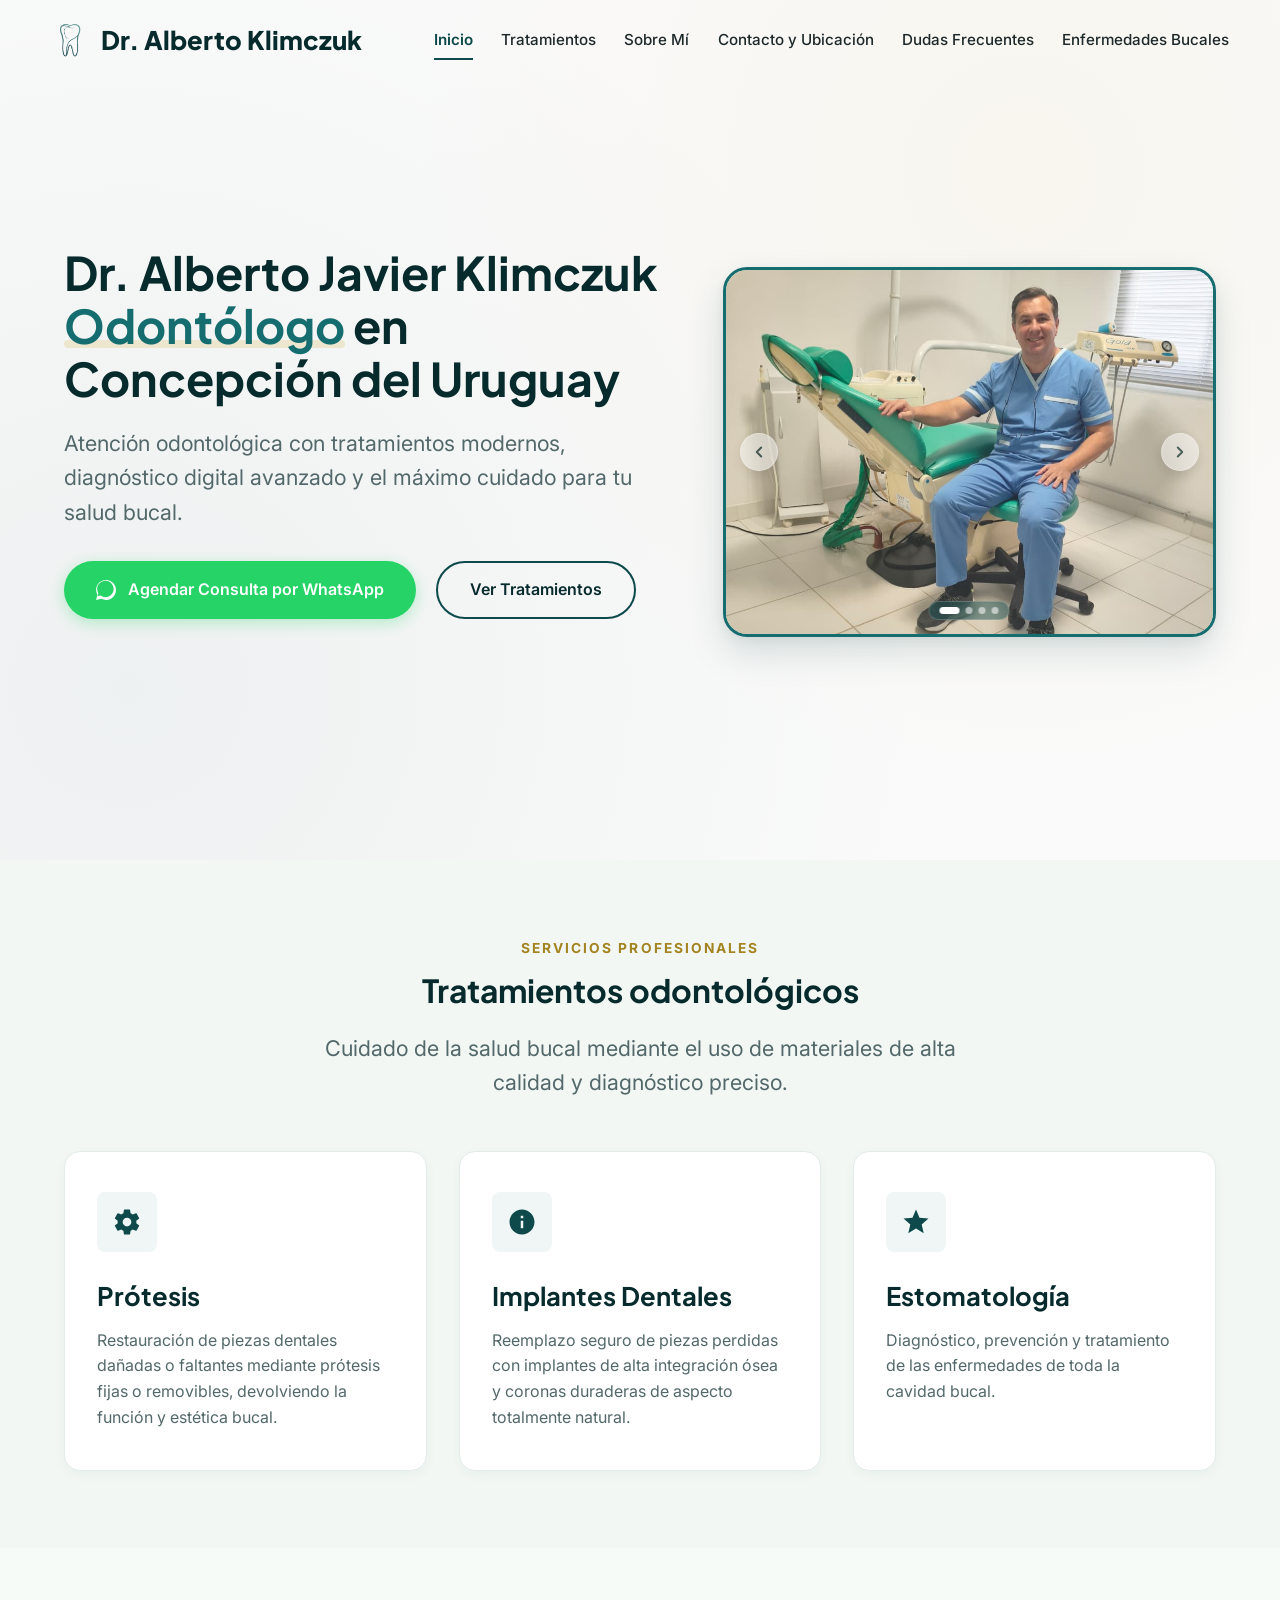
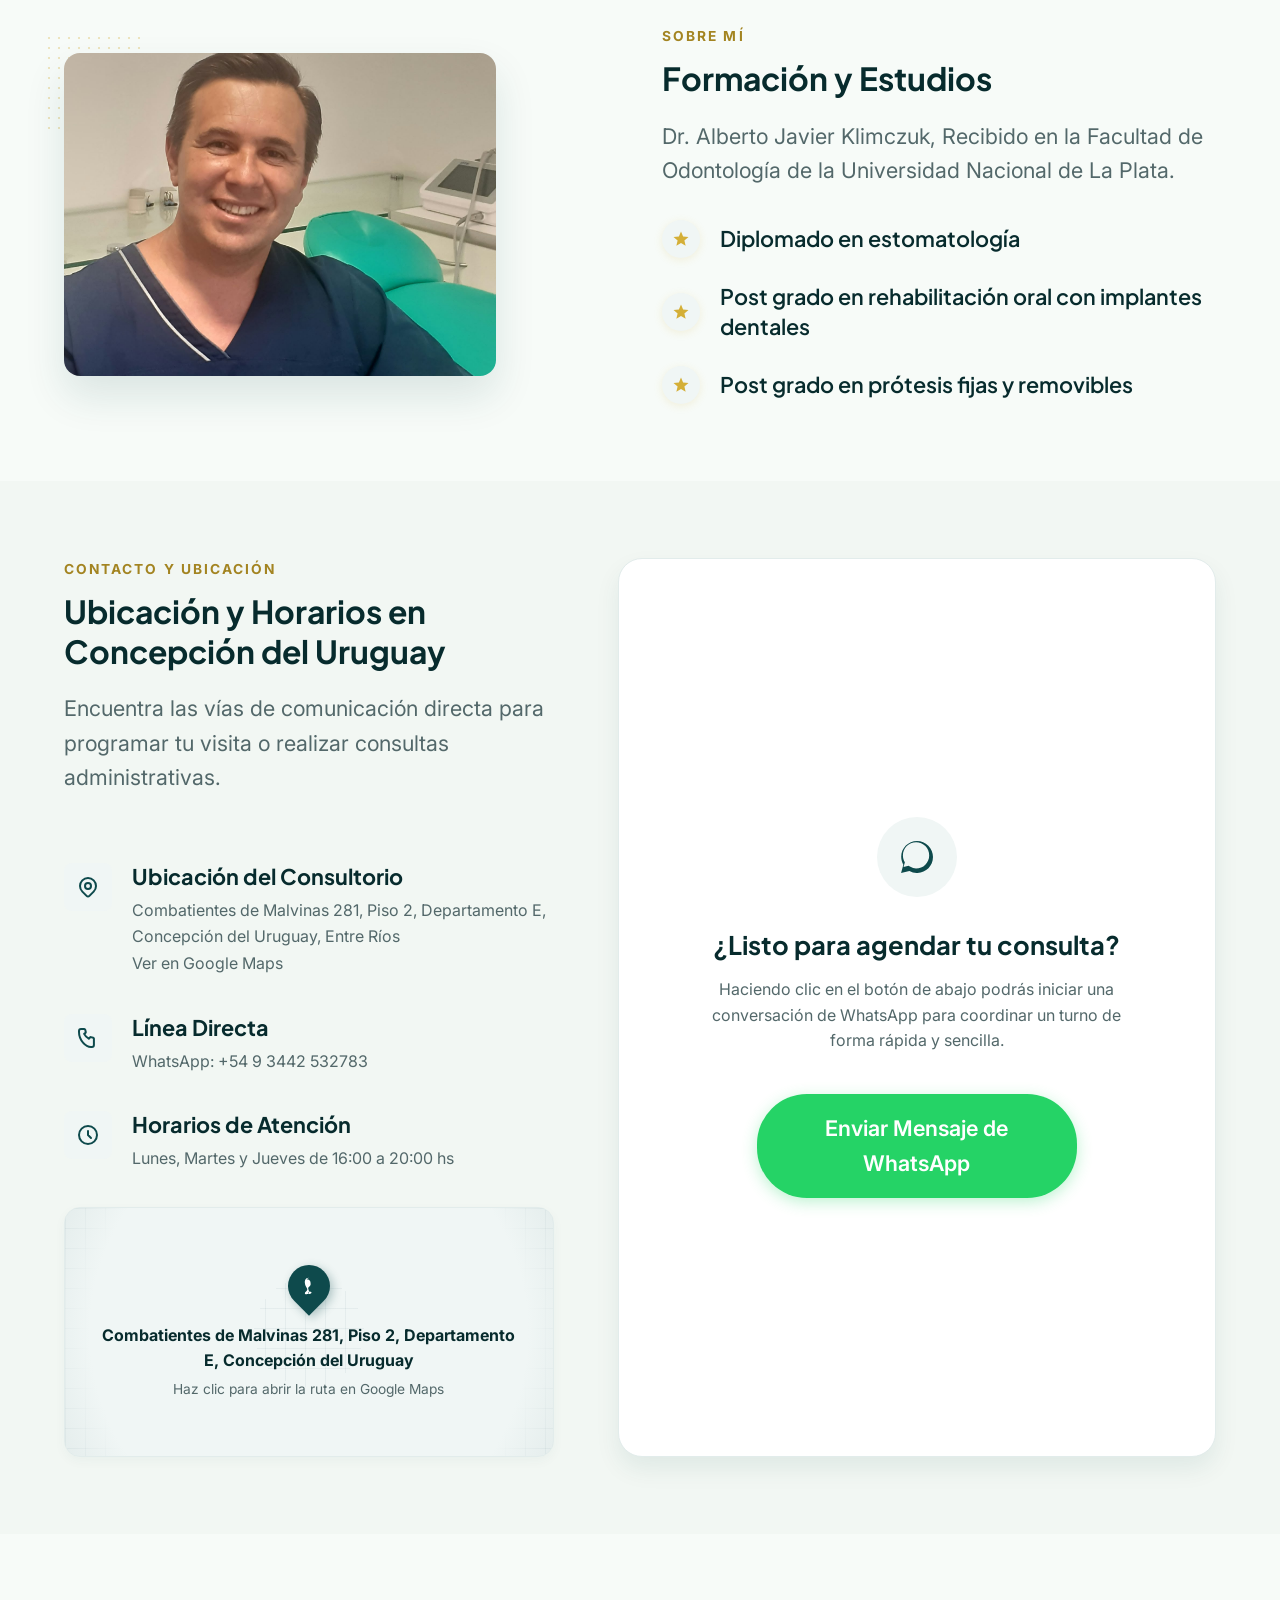
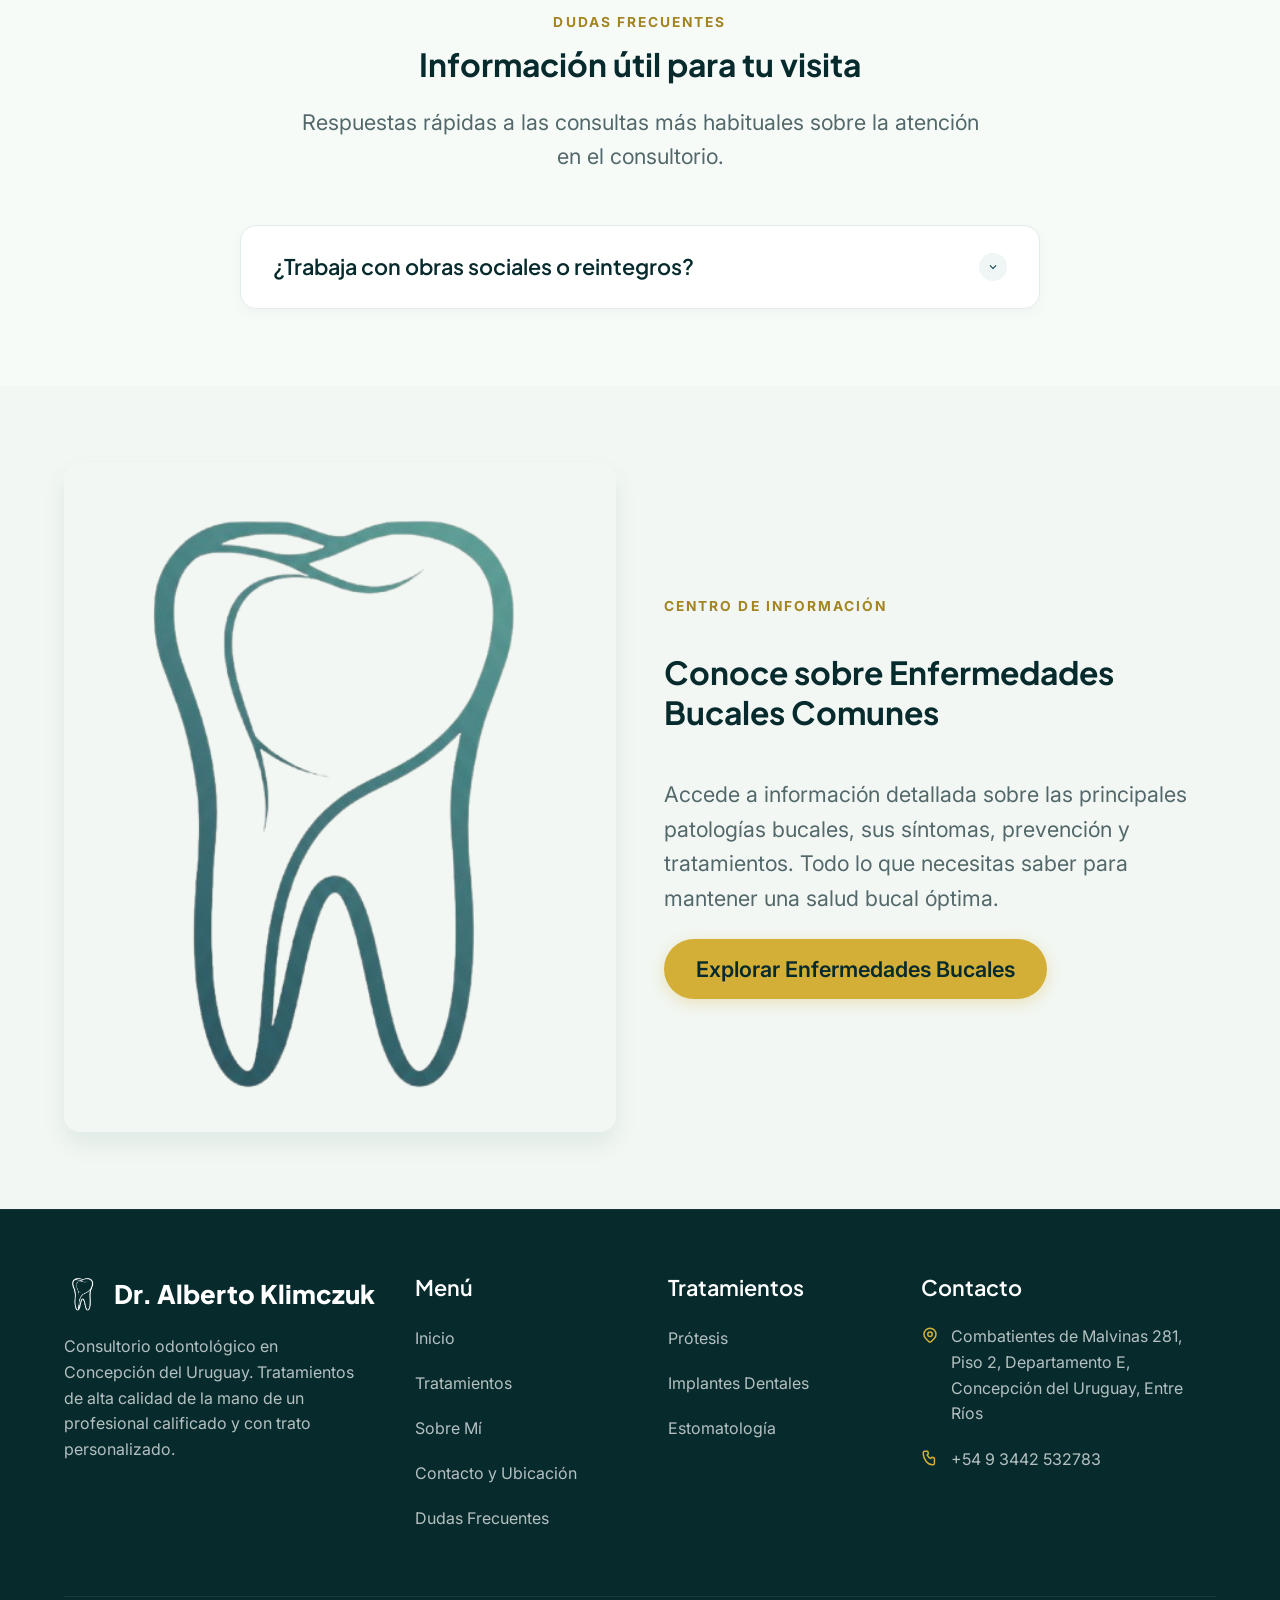
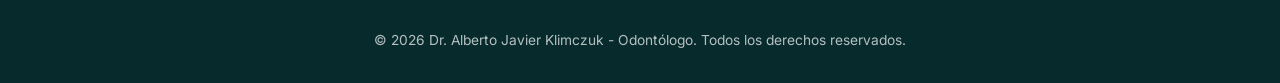
<file: index.html>
<!DOCTYPE html>
<html lang="es">

<head>
  <!-- Google tag (gtag.js) -->
  <script async src="https://www.googletagmanager.com/gtag/js?id=G-RGQN83VBKV"></script>
  <script>
    window.dataLayer = window.dataLayer || [];
    function gtag(){dataLayer.push(arguments);}
    gtag('js', new Date());

    gtag('config', 'G-RGQN83VBKV');
  </script>

  <meta charset="UTF-8">
  <meta name="viewport" content="width=device-width, initial-scale=1.0">

  <!-- Primary SEO Meta Tags -->
  <title>Dr. Alberto Javier Klimczuk | Odontólogo en Concepción del Uruguay, Entre Ríos</title>
  <meta name="description"
    content="Consultorio Odontológico del Dr. Alberto Javier Klimczuk en Concepción del Uruguay. Especialista en prótesis, implantes, estética dental y cuidado preventivo. Contacto por WhatsApp.">
  <meta name="keywords"
    content="odontologo concepcion del uruguay, dentista concepcion del uruguay, dr alberto javier klimczuk, implantes dentales entre rios, blanqueamiento dental concepcion del uruguay, consultorio odontologico concepcion del uruguay">
  <meta name="robots" content="index, follow">
  <link rel="canonical" href="https://odontologoklimczuk.com">

  <!-- Local SEO Meta Tags (Geotagging for Concepción del Uruguay) -->
  <meta name="geo.region" content="AR-E">
  <meta name="geo.placename" content="Concepción del Uruguay">
  <meta name="geo.position" content="-32.4847;-58.2327">
  <meta name="ICBM" content="-32.4847, -58.2327">

  <!-- Open Graph / Facebook -->
  <meta property="og:type" content="website">
  <meta property="og:url" content="https://odontologoklimczuk.com">
  <meta property="og:title" content="Dr. Alberto Javier Klimczuk | Odontólogo en Concepción del Uruguay">
  <meta property="og:description"
    content="Atención dental personalizada y tecnología digital moderna. Cuidado dental sin dolor enfocado en tu salud y bienestar en Concepción del Uruguay.">
  <meta property="og:image" content="https://odontologoklimczuk.com/assets/clinic_hero.png">

  <!-- Twitter -->
  <meta property="twitter:card" content="summary_large_image">
  <meta property="twitter:url" content="https://odontologoklimczuk.com">
  <meta property="twitter:title" content="Dr. Alberto Javier Klimczuk | Odontólogo en Concepción del Uruguay">
  <meta property="twitter:description"
    content="Atención dental personalizada y tecnología digital moderna. Cuidado dental sin dolor enfocado en tu salud y bienestar en Concepción del Uruguay.">
  <meta property="twitter:image" content="https://odontologoklimczuk.com/assets/clinic_hero.png">

  <!-- Favicon -->
  <link rel="icon" type="image/png" href="assets/logo1.png?v=3">
  <link rel="shortcut icon" href="assets/logo1.png?v=3" type="image/png">
  <link rel="apple-touch-icon" href="assets/logo1.png?v=3">

  <!-- Stylesheet -->
  <link rel="stylesheet" href="styles.css">

  <!-- JSON-LD Structured Data for Local SEO (Dentist Schema - Individual Professional) -->
  <script type="application/ld+json">
    {
      "@context": "https://schema.org",
      "@type": "Dentist",
      "name": "Dr. Alberto Javier Klimczuk",
      "image": "https://odontologoklimczuk.com/assets/dentist_portrait_2.png",
      "@id": "https://odontologoklimczuk.com/#dentist",
      "url": "https://odontologoklimczuk.com",
      "telephone": "+54 9 3442 532783",
      "priceRange": "$$",
      "address": {
        "@type": "PostalAddress",
        "streetAddress": "Combatientes de Malvinas 281, Piso 2, Departamento E",
        "addressLocality": "Concepción del Uruguay",
        "addressRegion": "Entre Ríos",
        "postalCode": "E3260",
        "addressCountry": "AR"
      },
      "geo": {
        "@type": "GeoCoordinates",
        "latitude": -32.4847,
        "longitude": -58.2327
      },
      "openingHoursSpecification": [
        {
          "@type": "OpeningHoursSpecification",
          "dayOfWeek": [
            "Monday",
            "Tuesday",
            "Wednesday",
            "Thursday",
            "Friday"
          ],
          "opens": "09:00",
          "closes": "12:00"
        },
        {
          "@type": "OpeningHoursSpecification",
          "dayOfWeek": [
            "Monday",
            "Tuesday",
            "Wednesday",
            "Thursday",
            "Friday"
          ],
          "opens": "16:00",
          "closes": "20:00"
        },
        {
          "@type": "OpeningHoursSpecification",
          "dayOfWeek": "Saturday",
          "opens": "09:00",
          "closes": "13:00"
        }
      ]
    }
  </script>
</head>

<body>

  <!-- Accessible Skip Link -->
  <a href="#main-content" class="skip-link">Saltar al contenido principal</a>

  <!-- Header & Navigation -->
  <header class="header" id="header" role="banner">
    <div class="container">
      <a href="#" class="logo" aria-label="Dr. Alberto Klimczuk Inicio">
        <img src="assets/logo2.png" alt="Logo Dr. Alberto Klimczuk" class="logo-img" width="38" height="38">
        <span>Dr. Alberto Klimczuk</span>
      </a>

      <nav class="nav" id="nav" role="navigation" aria-label="Menú principal">
        <ul class="nav-links">
          <li><a href="#hero" class="nav-link active">Inicio</a></li>
          <li><a href="#services" class="nav-link">Tratamientos</a></li>
          <li><a href="#about" class="nav-link">Sobre Mí</a></li>
          <li><a href="#contacto" class="nav-link">Contacto y Ubicación</a></li>
          <li><a href="#faq" class="nav-link">Dudas Frecuentes</a></li>
          <li><a href="enfermedades.html" class="nav-link">Enfermedades Bucales</a></li>
        </ul>
      </nav>

      <button class="menu-toggle" id="menu-toggle" aria-expanded="false" aria-controls="nav"
        aria-label="Abrir menú de navegación">
        <span></span>
        <span></span>
        <span></span>
      </button>
    </div>
  </header>

  <main id="main-content">

    <!-- Hero Section -->
    <section id="hero" class="hero" aria-label="Presentación principal">
      <div class="container">
        <div class="hero-grid">
          <div class="hero-content">
            <h1 class="hero-title">Dr. Alberto Javier Klimczuk <span>Odontólogo</span> en Concepción del Uruguay</h1>
            <p class="hero-desc">Atención odontológica con tratamientos modernos,
              diagnóstico digital avanzado y el máximo cuidado para tu salud bucal.</p>
            <div class="hero-ctas">
              <a href="https://wa.me/5493442532783?text=Hola%20Dr.%20Klimczuk,%20quisiera%20consultar%20por%20un%20turno."
                target="_blank" rel="noopener noreferrer" class="btn btn-gold btn-whatsapp-hero">
                <svg fill="currentColor" viewBox="0 0 24 24" width="20" height="20">
                  <path
                    d="M.057 24l1.687-6.163c-1.041-1.804-1.588-3.849-1.587-5.946C.06 5.348 5.397.01 12.008.01c3.202.001 6.212 1.246 8.477 3.514 2.266 2.268 3.507 5.28 3.505 8.484-.004 6.657-5.34 11.997-11.953 11.997-2.005-.001-3.973-.502-5.724-1.455L0 24zm6.59-4.846c1.66.986 3.288 1.488 4.62 1.488c5.441.002 9.873-4.417 9.876-9.851c.002-2.632-1.02-5.105-2.877-6.965C16.41 1.966 13.946.944 11.319.944c-5.45 0-9.882 4.418-9.885 9.852c-.001 1.934.509 3.57 1.472 5.2l-.968 3.535l3.709-.977z" />
                </svg>
                Agendar Consulta por WhatsApp
              </a>
              <a href="#services" class="btn btn-secondary">Ver Tratamientos</a>
            </div>
          </div>
          <div class="hero-visual">
            <div class="hero-slider" id="hero-slider" aria-roledescription="carousel"
              aria-label="Galería de imágenes del consultorio y Dr. Alberto Klimczuk">
              <div class="hero-slider-track">
                <div class="hero-slide active" role="group" aria-roledescription="slide" aria-label="1 de 4">
                  <img src="assets/dr.png" alt="Dr. Alberto Javier Klimczuk Odontólogo en Concepción del Uruguay"
                    class="hero-img" loading="eager" width="600" height="450">
                </div>
                <div class="hero-slide" role="group" aria-roledescription="slide" aria-label="2 de 4">
                  <img src="assets/consultorio2.png" alt="Instalaciones y sillón de atención odontológica"
                    class="hero-img" loading="lazy" width="600" height="450">
                </div>
                <div class="hero-slide" role="group" aria-roledescription="slide" aria-label="3 de 4">
                  <img src="assets/edificio.png"
                    alt="Fachada del edificio del consultorio en Combatientes de Malvinas 281" class="hero-img"
                    loading="lazy" width="600" height="450">
                </div>
                <div class="hero-slide" role="group" aria-roledescription="slide" aria-label="4 de 4">
                  <img src="assets/placa.png" alt="Placa profesional del Dr. Alberto Javier Klimczuk" class="hero-img"
                    loading="lazy" width="600" height="450">
                </div>
              </div>

              <!-- Flechas discretas de navegación -->
              <button class="hero-slider-arrow hero-slider-prev" id="hero-prev-btn" aria-label="Imagen anterior">
                <svg viewBox="0 0 24 24" width="18" height="18" fill="none" stroke="currentColor" stroke-width="2.5"
                  stroke-linecap="round" stroke-linejoin="round">
                  <polyline points="15 18 9 12 15 6"></polyline>
                </svg>
              </button>
              <button class="hero-slider-arrow hero-slider-next" id="hero-next-btn" aria-label="Imagen siguiente">
                <svg viewBox="0 0 24 24" width="18" height="18" fill="none" stroke="currentColor" stroke-width="2.5"
                  stroke-linecap="round" stroke-linejoin="round">
                  <polyline points="9 18 15 12 9 6"></polyline>
                </svg>
              </button>

              <!-- Indicadores discretos -->
              <div class="hero-slider-dots" id="hero-dots" role="tablist" aria-label="Indicador de imágenes">
                <button class="hero-dot active" role="tab" aria-selected="true" aria-label="Foto 1"></button>
                <button class="hero-dot" role="tab" aria-selected="false" aria-label="Foto 2"></button>
                <button class="hero-dot" role="tab" aria-selected="false" aria-label="Foto 3"></button>
                <button class="hero-dot" role="tab" aria-selected="false" aria-label="Foto 4"></button>
              </div>
            </div>
          </div>
        </div>
      </div>
    </section>

    <!-- Services / Specialty Cards -->
    <section id="services" class="section services">
      <div class="container">
        <div class="section-title-wrapper">
          <span class="section-subtitle">Servicios Profesionales</span>
          <h2 class="section-title">Tratamientos odontológicos</h2>
          <p class="section-desc">Cuidado de la salud bucal mediante el uso de materiales de alta calidad
            y diagnóstico preciso.</p>
        </div>
        <div class="services-grid">
          <!-- Card 1 -->
          <article class="service-card">
            <div class="service-icon" aria-hidden="true">
              <svg viewBox="0 0 24 24" fill="currentColor">
                <path
                  d="M19.43 12.98c.04-.32.07-.64.07-.98s-.03-.66-.07-.98l2.11-1.65c.19-.15.24-.42.12-.64l-2-3.46c-.12-.22-.39-.3-.61-.22l-2.49 1c-.52-.4-1.08-.73-1.69-.98l-.38-2.65C14.46 2.18 14.25 2 14 2h-4c-.25 0-.46.18-.49.42l-.38 2.65c-.61.25-1.17.59-1.69.98l-2.49-1c-.23-.09-.49 0-.61.22l-2 3.46c-.13.22-.07.49.12.64l2.11 1.65c-.04.32-.07.65-.07.98s.03.66.07.98l-2.11 1.65c-.19.15-.24.42-.12.64l2 3.46c.12.22.39.3.61.22l2.49-1c.52.4 1.08.73 1.69.98l.38 2.65c.03.24.24.42.49.42h4c.25 0 .46-.18.49-.42l.38-2.65c.61-.25 1.17-.59 1.69-.98l2.49 1c.23.09.49 0 .61-.22l2-3.46c.12-.22.07-.49-.12-.64l-2.11-1.65zM12 15.5c-1.93 0-3.5-1.57-3.5-3.5s1.57-3.5 3.5-3.5 3.5 1.57 3.5 3.5-1.57 3.5-3.5 3.5z" />
              </svg>
            </div>
            <h3 class="service-title">Prótesis</h3>
            <p class="service-desc">Restauración de piezas dentales dañadas o faltantes mediante prótesis fijas o
              removibles, devolviendo la función y estética bucal.</p>
          </article>
          <!-- Card 2 -->
          <article class="service-card">
            <div class="service-icon" aria-hidden="true">
              <svg viewBox="0 0 24 24" fill="currentColor">
                <path
                  d="M12 2C6.48 2 2 6.48 2 12s4.48 10 10 10 10-4.48 10-10S17.52 2 12 2zm1 15h-2v-6h2v6zm0-8h-2V7h2v2z" />
              </svg>
            </div>
            <h3 class="service-title">Implantes Dentales</h3>
            <p class="service-desc">Reemplazo seguro de piezas perdidas con implantes de alta integración ósea y coronas
              duraderas de aspecto totalmente natural.</p>
          </article>
          <!-- Card 3 -->
          <article class="service-card">
            <div class="service-icon" aria-hidden="true">
              <svg viewBox="0 0 24 24" fill="currentColor">
                <path d="M12 17.27L18.18 21l-1.64-7.03L22 9.24l-7.19-.61L12 2 9.19 8.63 2 9.24l5.46 4.73L5.82 21z" />
              </svg>
            </div>
            <h3 class="service-title">Estomatología</h3>
            <p class="service-desc">Diagnóstico, prevención y tratamiento de las enfermedades de toda la cavidad bucal.
            </p>
          </article>
        </div>
      </div>
    </section>

    <!-- About Section (Unipersonal focus) -->
    <section id="about" class="section about">
      <div class="container">
        <div class="about-grid">
          <div class="about-visual" aria-hidden="true">
            <div class="about-decor"></div>
            <div class="about-img-main">
              <img src="assets/dr_retrato.png" alt="Retrato profesional del Dr. Alberto Javier Klimczuk">
            </div>
          </div>
          <div class="about-content">
            <span class="section-subtitle">Sobre Mí</span>
            <h2 class="section-title">Formación y Estudios</h2>
            <p class="section-desc">Dr. Alberto Javier Klimczuk, Recibido en la Facultad de Odontología de la
              Universidad Nacional de La Plata.</p>
            <ul class="about-list">
              <li class="about-list-item">
                <div class="about-list-icon" aria-hidden="true">
                  <svg viewBox="0 0 24 24" fill="currentColor">
                    <path
                      d="M12 17.27L18.18 21l-1.64-7.03L22 9.24l-7.19-.61L12 2 9.19 8.63 2 9.24l5.46 4.73L5.82 21z" />
                  </svg>
                </div>
                <div class="about-list-text">
                  <h4>Diplomado en estomatología</h4>
                </div>
              </li>
              <li class="about-list-item">
                <div class="about-list-icon" aria-hidden="true">
                  <svg viewBox="0 0 24 24" fill="currentColor">
                    <path
                      d="M12 17.27L18.18 21l-1.64-7.03L22 9.24l-7.19-.61L12 2 9.19 8.63 2 9.24l5.46 4.73L5.82 21z" />
                  </svg>
                </div>
                <div class="about-list-text">
                  <h4>Post grado en rehabilitación oral con implantes dentales</h4>
                </div>
              </li>
              <li class="about-list-item">
                <div class="about-list-icon" aria-hidden="true">
                  <svg viewBox="0 0 24 24" fill="currentColor">
                    <path
                      d="M12 17.27L18.18 21l-1.64-7.03L22 9.24l-7.19-.61L12 2 9.19 8.63 2 9.24l5.46 4.73L5.82 21z" />
                  </svg>
                </div>
                <div class="about-list-text">
                  <h4>Post grado en prótesis fijas y removibles</h4>
                </div>
              </li>
            </ul>
          </div>
        </div>
      </div>
    </section>

    <!-- Contact & Map Section (WhatsApp booking focused) -->
    <section id="contacto" class="section contact">
      <div class="container">
        <div class="contact-grid">

          <div class="contact-info">
            <div class="section-title-wrapper" style="text-align: left; margin-bottom: 2rem;">
              <span class="section-subtitle">Contacto y Ubicación</span>
              <h2 class="section-title">Ubicación y Horarios en Concepción del Uruguay</h2>
              <p class="section-desc">Encuentra las vías de comunicación directa para programar tu visita o realizar
                consultas administrativas.</p>
            </div>

            <div class="contact-card-box">
              <div class="contact-icon-wrapper" aria-hidden="true">
                <svg fill="none" stroke="currentColor" stroke-width="2" viewBox="0 0 24 24">
                  <path stroke-linecap="round" stroke-linejoin="round"
                    d="M17.657 16.657L13.414 20.9a1.998 1.998 0 01-2.827 0l-4.244-4.243a8 8 0 1111.314 0z" />
                  <path stroke-linecap="round" stroke-linejoin="round" d="M15 11a3 3 0 11-6 0 3 3 0 016 0z" />
                </svg>
              </div>
              <div class="contact-card-text">
                <h3>Ubicación del Consultorio</h3>
                <p>Combatientes de Malvinas 281, Piso 2, Departamento E, Concepción del Uruguay, Entre Ríos</p>
                <a href="https://maps.google.com/?q=Combatientes+de+Malvinas+281,+Concepcion+del+Uruguay,+Entre+Rios"
                  target="_blank" rel="noopener noreferrer">Ver en Google Maps</a>
              </div>
            </div>

            <div class="contact-card-box">
              <div class="contact-icon-wrapper" aria-hidden="true">
                <svg fill="none" stroke="currentColor" stroke-width="2" viewBox="0 0 24 24">
                  <path stroke-linecap="round" stroke-linejoin="round"
                    d="M3 5a2 2 0 012-2h3.28a1 1 0 01.94.725l.548 2.2a1 1 0 01-.321.988l-1.305.98a10.582 10.582 0 004.872 4.872l.98-1.305a1 1 0 01.988-.321l2.2.548a1 1 0 01.725.94V19a2 2 0 01-2 2h-1C9.716 21 3 14.284 3 6V5z" />
                </svg>
              </div>
              <div class="contact-card-text">
                <h3>Línea Directa</h3>
                <p>WhatsApp: <a href="https://wa.me/5493442532783" target="_blank" rel="noopener noreferrer">+54 9 3442
                    532783</a></p>
              </div>
            </div>

            <div class="contact-card-box">
              <div class="contact-icon-wrapper" aria-hidden="true">
                <svg fill="none" stroke="currentColor" stroke-width="2" viewBox="0 0 24 24">
                  <path stroke-linecap="round" stroke-linejoin="round"
                    d="M12 8v4l3 3m6-3a9 9 0 11-18 0 9 9 0 0118 0z" />
                </svg>
              </div>
              <div class="contact-card-text">
                <h3>Horarios de Atención</h3>
                <p>Lunes, Martes y Jueves de 16:00 a 20:00 hs</p>
              </div>
            </div>

            <!-- Clickable Vector Map for Concepción del Uruguay -->
            <div class="map-container">
              <div class="map-placeholder">
                <div class="map-pin">
                  <svg viewBox="0 0 24 24" fill="currentColor">
                    <path
                      d="M12 2C7 2 7 6 7 8c0 4 3 6 3 8 0 2.5-3 3-3 4.5 0 1 .5 1.5 2 1.5 2 0 3-1 3-3s-1-3-1-4.5c0-1.5 3-2 3-4.5 0-2 0-6-5-6zm3 17.5c0 1.2-1 2-2.5 2-1 0-1.5-.5-1.5-1.2 0-.8.8-1.3 1.5-1.8.8.5 2.5.3 2.5 1z" />
                  </svg>
                </div>
                <span>Combatientes de Malvinas 281, Piso 2, Departamento E, Concepción del Uruguay</span>
                <p>Haz clic para abrir la ruta en Google Maps</p>
              </div>
              <a href="https://maps.google.com/?q=Combatientes+de+Malvinas+281,+Concepcion+del+Uruguay,+Entre+Rios"
                target="_blank" rel="noopener noreferrer" class="map-link"
                aria-label="Ver ubicación exacta en Google Maps"></a>
            </div>
          </div>

          <!-- WhatsApp Contact Action Card (Replaces booking form) -->
          <div class="booking-card"
            style="display: flex; flex-direction: column; justify-content: center; align-items: center; text-align: center;">
            <div class="success-icon-box"
              style="background-color: var(--accent-bg); color: var(--primary); margin-bottom: 2rem; width: 80px; height: 80px; border-radius: 50%; display: flex; align-items: center; justify-content: center;">
              <svg fill="currentColor" viewBox="0 0 24 24" width="40" height="40">
                <path
                  d="M.057 24l1.687-6.163c-1.041-1.804-1.588-3.849-1.587-5.946C.06 5.348 5.397.01 12.008.01c3.202.001 6.212 1.246 8.477 3.514 2.266 2.268 3.507 5.28 3.505 8.484-.004 6.657-5.34 11.997-11.953 11.997-2.005-.001-3.973-.502-5.724-1.455L0 24zm6.59-4.846c1.66.986 3.288 1.488 4.62 1.488c5.441.002 9.873-4.417 9.876-9.851c.002-2.632-1.02-5.105-2.877-6.965C16.41 1.966 13.946.944 11.319.944c-5.45 0-9.882 4.418-9.885 9.852c-.001 1.934.509 3.57 1.472 5.2l-.968 3.535l3.709-.977z" />
              </svg>
            </div>
            <h3 class="booking-form-title" style="font-size: var(--fs-lg); margin-bottom: 1rem;">¿Listo para agendar tu
              consulta?</h3>
            <p class="booking-form-desc" style="margin-bottom: 2.5rem; max-width: 450px;">Haciendo clic en el botón de
              abajo podrás iniciar una conversación de WhatsApp para coordinar un turno de forma rápida y sencilla.</p>
            <a href="https://wa.me/5493442532783?text=Hola%20Dr.%20Klimczuk,%20quisiera%20consultar%20por%20un%20turno."
              target="_blank" rel="noopener noreferrer" class="btn btn-gold btn-whatsapp-submit"
              style="width: 100%; max-width: 320px; font-size: var(--fs-md); padding: 1.1rem 2rem;">
              Enviar Mensaje de WhatsApp
            </a>
          </div>

        </div>
      </div>
    </section>

    <!-- FAQ Accordions -->
    <section id="faq" class="section faq">
      <div class="container">
        <div class="section-title-wrapper">
          <span class="section-subtitle">Dudas Frecuentes</span>
          <h2 class="section-title">Información útil para tu visita</h2>
          <p class="section-desc">Respuestas rápidas a las consultas más habituales sobre la atención en el consultorio.
          </p>
        </div>
        <div class="faq-wrapper">

          <!-- FAQ 2 -->
          <details class="faq-item">
            <summary class="faq-trigger">
              ¿Trabaja con obras sociales o reintegros?
              <div class="faq-icon-box" aria-hidden="true">
                <svg viewBox="0 0 24 24">
                  <path d="M16.59 8.59L12 13.17 7.41 8.59 6 10l6 6 6-6z" />
                </svg>
              </div>
            </summary>
            <div class="faq-content">
              <p>Dependiendo del tratamiento sí trabajamos con obras sociales y reintegros.</p>
            </div>
          </details>
        </div>
      </div>
    </section>

    <!-- Enfermedades Bucales CTA Section -->
    <section id="enfermedades" class="section enfermedades-cta">
      <div class="container">
        <div class="enfermedades-cta-content">
          <div class="enfermedades-cta-image">
            <img src="assets/logo2.png" alt="Información sobre enfermedades bucales" loading="lazy">
          </div>
          <div class="enfermedades-cta-text">
            <span class="section-subtitle">Centro de Información</span>
            <h2 class="section-title">Conoce sobre Enfermedades Bucales Comunes</h2>
            <p class="section-desc">Accede a información detallada sobre las principales patologías bucales, sus
              síntomas, prevención y tratamientos. Todo lo que necesitas saber para mantener una salud bucal óptima.</p>
            <a href="enfermedades.html" class="btn btn-gold">Explorar Enfermedades Bucales</a>
          </div>
        </div>
      </div>
    </section>

  </main>

  <!-- Footer -->
  <footer class="footer" role="contentinfo">
    <div class="container">
      <div class="footer-grid">

        <div class="footer-brand">
          <a href="#" class="logo">
            <img src="assets/logo2.png" alt="Logo Dr. Alberto Klimczuk" class="logo-img" width="38" height="38">
            <span>Dr. Alberto Klimczuk</span>
          </a>
          <p class="footer-desc">Consultorio odontológico en Concepción del Uruguay. Tratamientos de alta calidad de la
            mano de un profesional calificado y con trato personalizado.</p>
        </div>

        <div class="footer-col">
          <h3 class="footer-title">Menú</h3>
          <ul class="footer-links">
            <li class="footer-link"><a href="#hero">Inicio</a></li>
            <li class="footer-link"><a href="#services">Tratamientos</a></li>
            <li class="footer-link"><a href="#about">Sobre Mí</a></li>
            <li class="footer-link"><a href="#contacto">Contacto y Ubicación</a></li>
            <li class="footer-link"><a href="#faq">Dudas Frecuentes</a></li>
          </ul>
        </div>

        <div class="footer-col">
          <h3 class="footer-title">Tratamientos</h3>
          <ul class="footer-links">
            <li class="footer-link"><a href="#services">Prótesis</a></li>
            <li class="footer-link"><a href="#services">Implantes Dentales</a></li>
            <li class="footer-link"><a href="#services">Estomatología</a></li>
          </ul>
        </div>

        <div class="footer-col">
          <h3 class="footer-title">Contacto</h3>
          <div class="footer-contact-info">
            <div class="footer-contact-item">
              <svg fill="none" stroke="currentColor" stroke-width="2" viewBox="0 0 24 24">
                <path stroke-linecap="round" stroke-linejoin="round"
                  d="M17.657 16.657L13.414 20.9a1.998 1.998 0 01-2.827 0l-4.244-4.243a8 8 0 1111.314 0z" />
                <path stroke-linecap="round" stroke-linejoin="round" d="M15 11a3 3 0 11-6 0 3 3 0 016 0z" />
              </svg>
              <span>Combatientes de Malvinas 281, Piso 2, Departamento E, Concepción del Uruguay, Entre Ríos</span>
            </div>
            <div class="footer-contact-item">
              <svg fill="none" stroke="currentColor" stroke-width="2" viewBox="0 0 24 24">
                <path stroke-linecap="round" stroke-linejoin="round"
                  d="M3 5a2 2 0 012-2h3.28a1 1 0 01.94.725l.548 2.2a1 1 0 01-.321.988l-1.305.98a10.582 10.582 0 004.872 4.872l.98-1.305a1 1 0 01.988-.321l2.2.548a1 1 0 01.725.94V19a2 2 0 01-2 2h-1C9.716 21 3 14.284 3 6V5z" />
              </svg>
              <span>+54 9 3442 532783</span>
            </div>
          </div>
        </div>

      </div>

      <div class="footer-bottom">
        <p>&copy; 2026 Dr. Alberto Javier Klimczuk - Odontólogo. Todos los derechos reservados.</p>
      </div>
    </div>
  </footer>

  <!-- Script File -->
  <script src="app.js"></script>
</body>

</html>
</file>
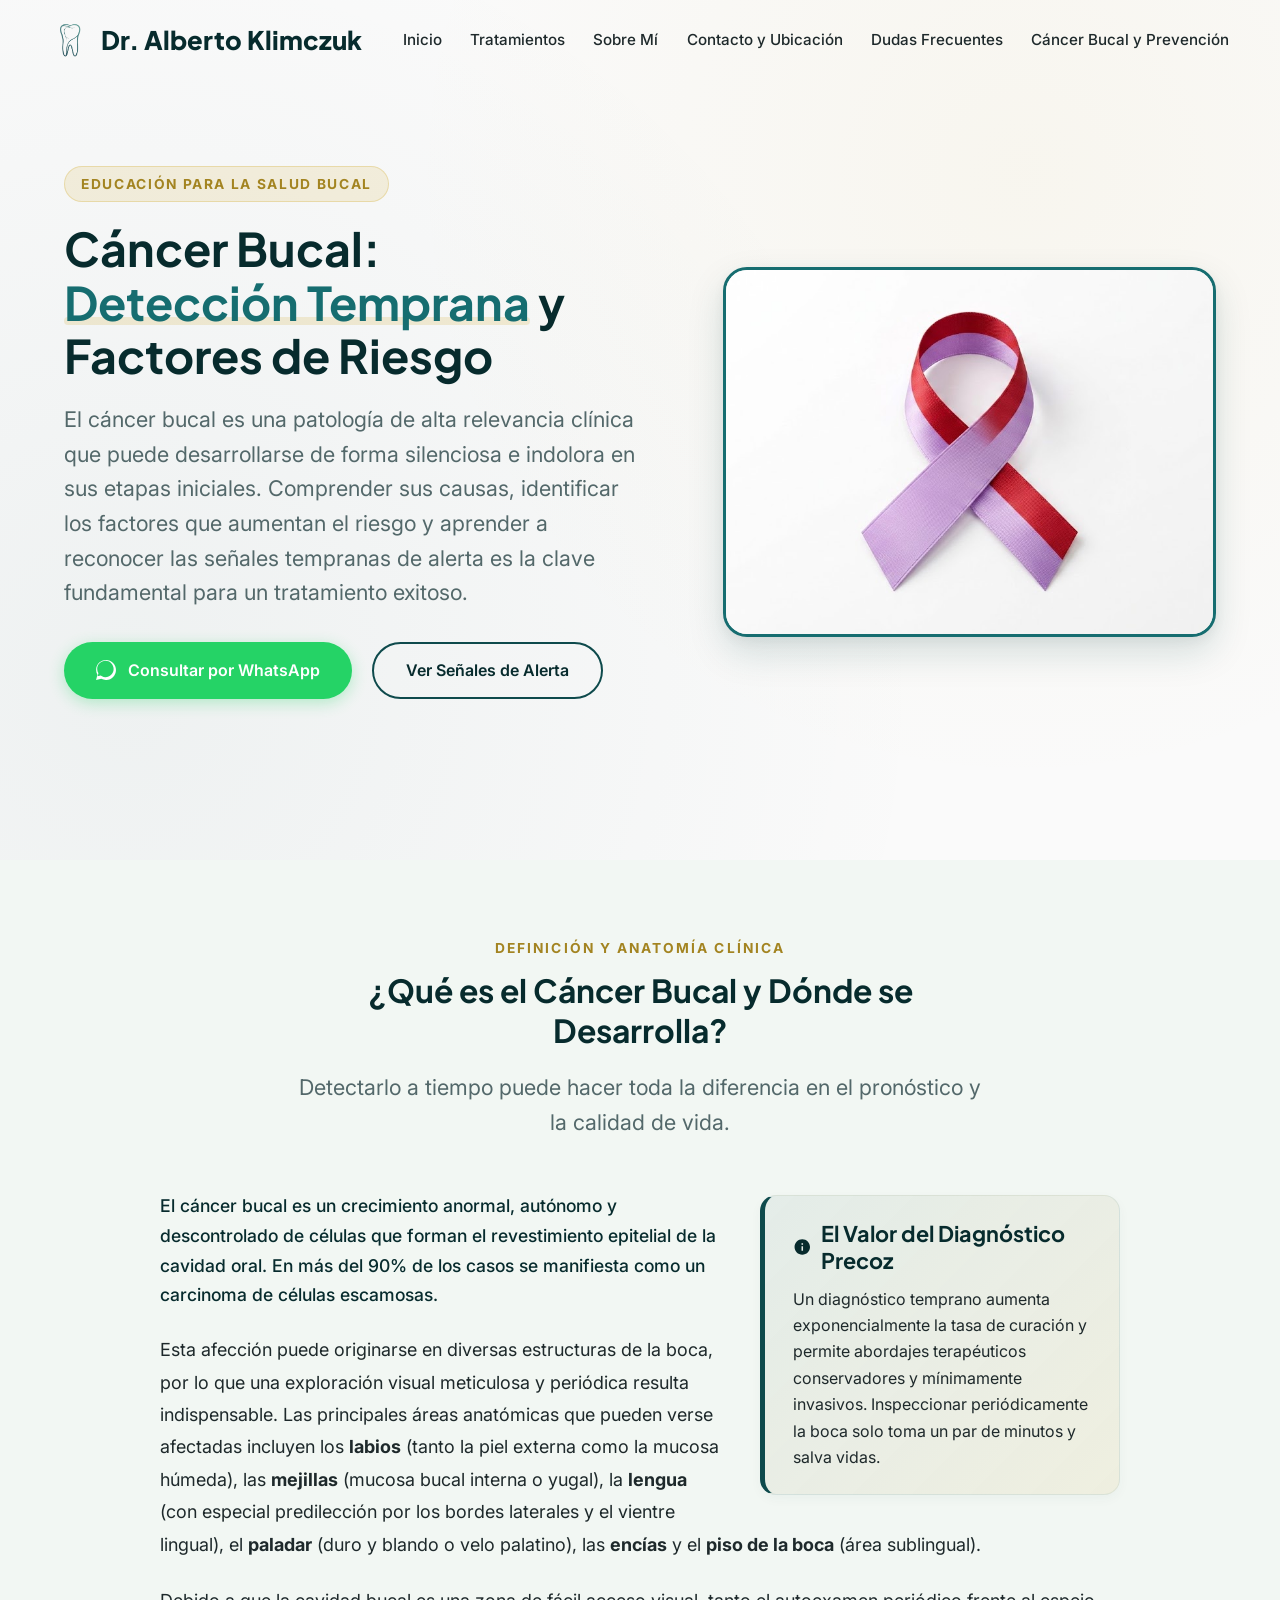
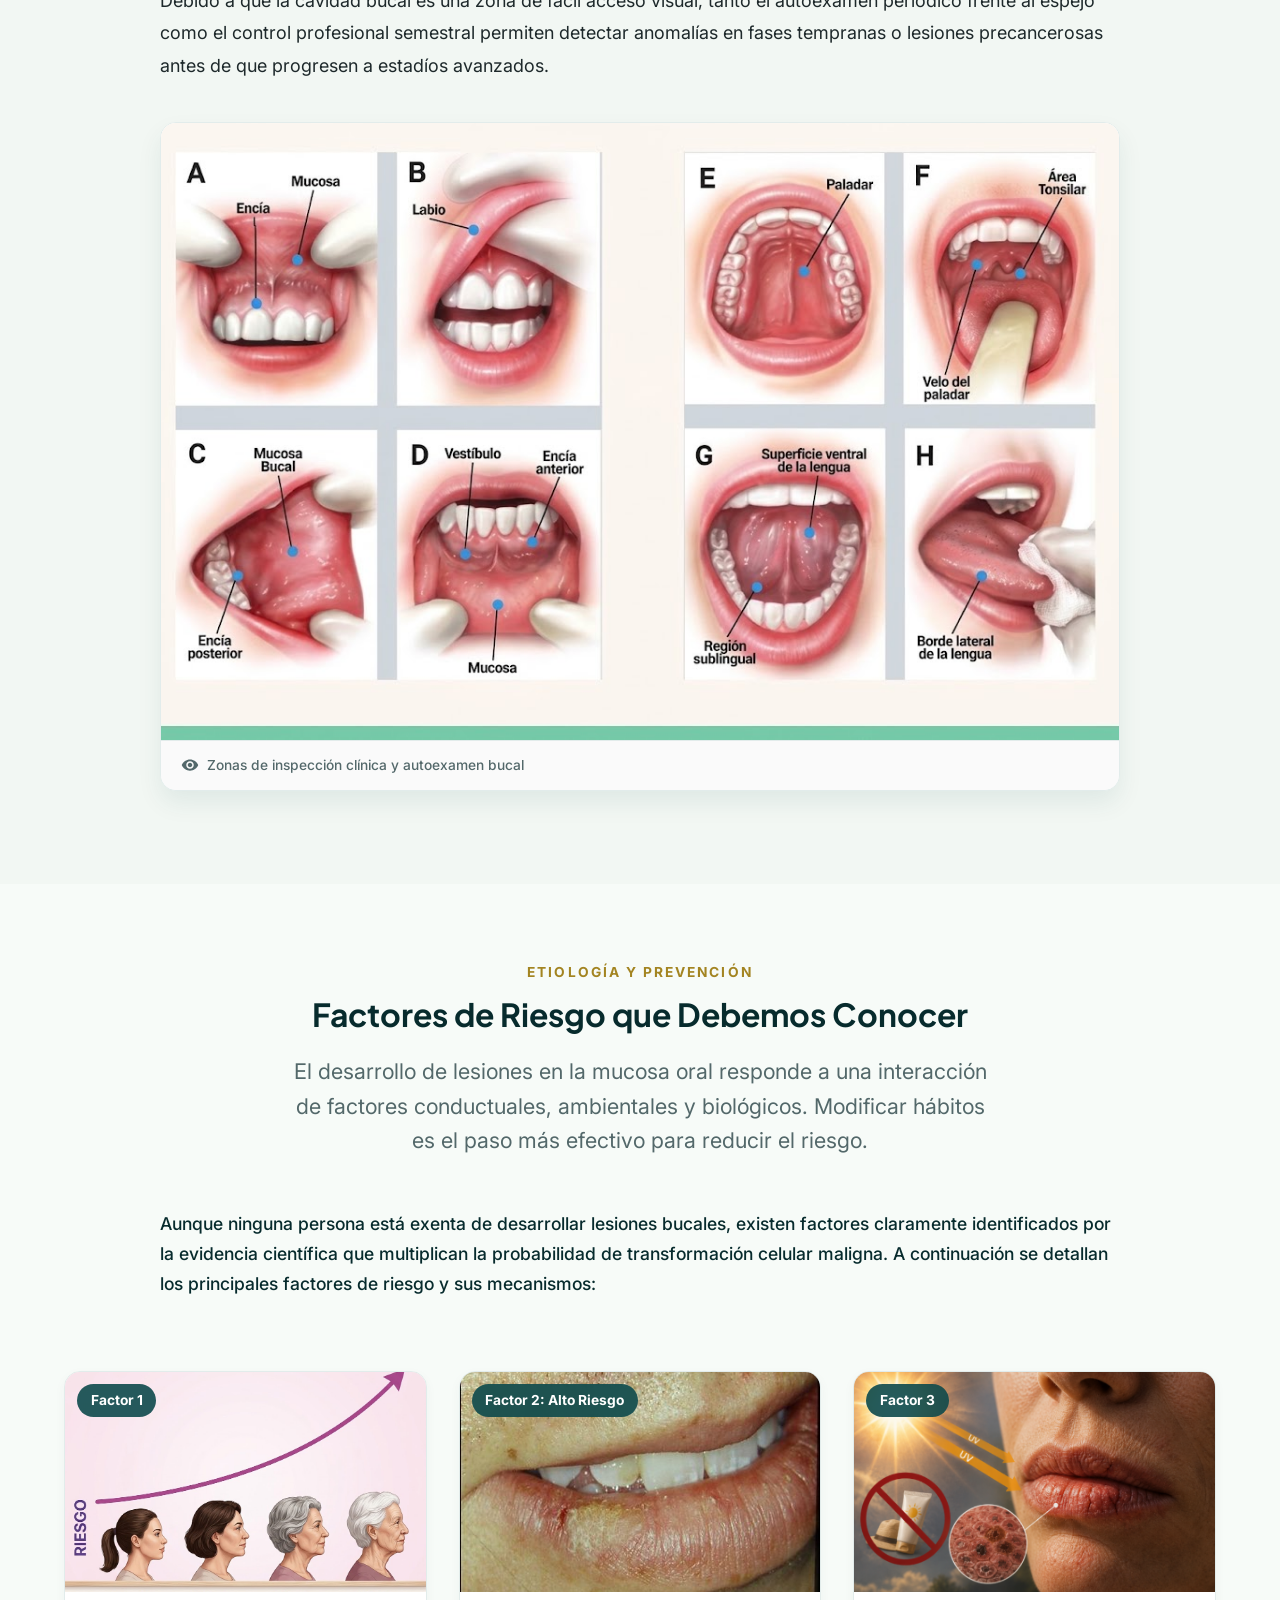
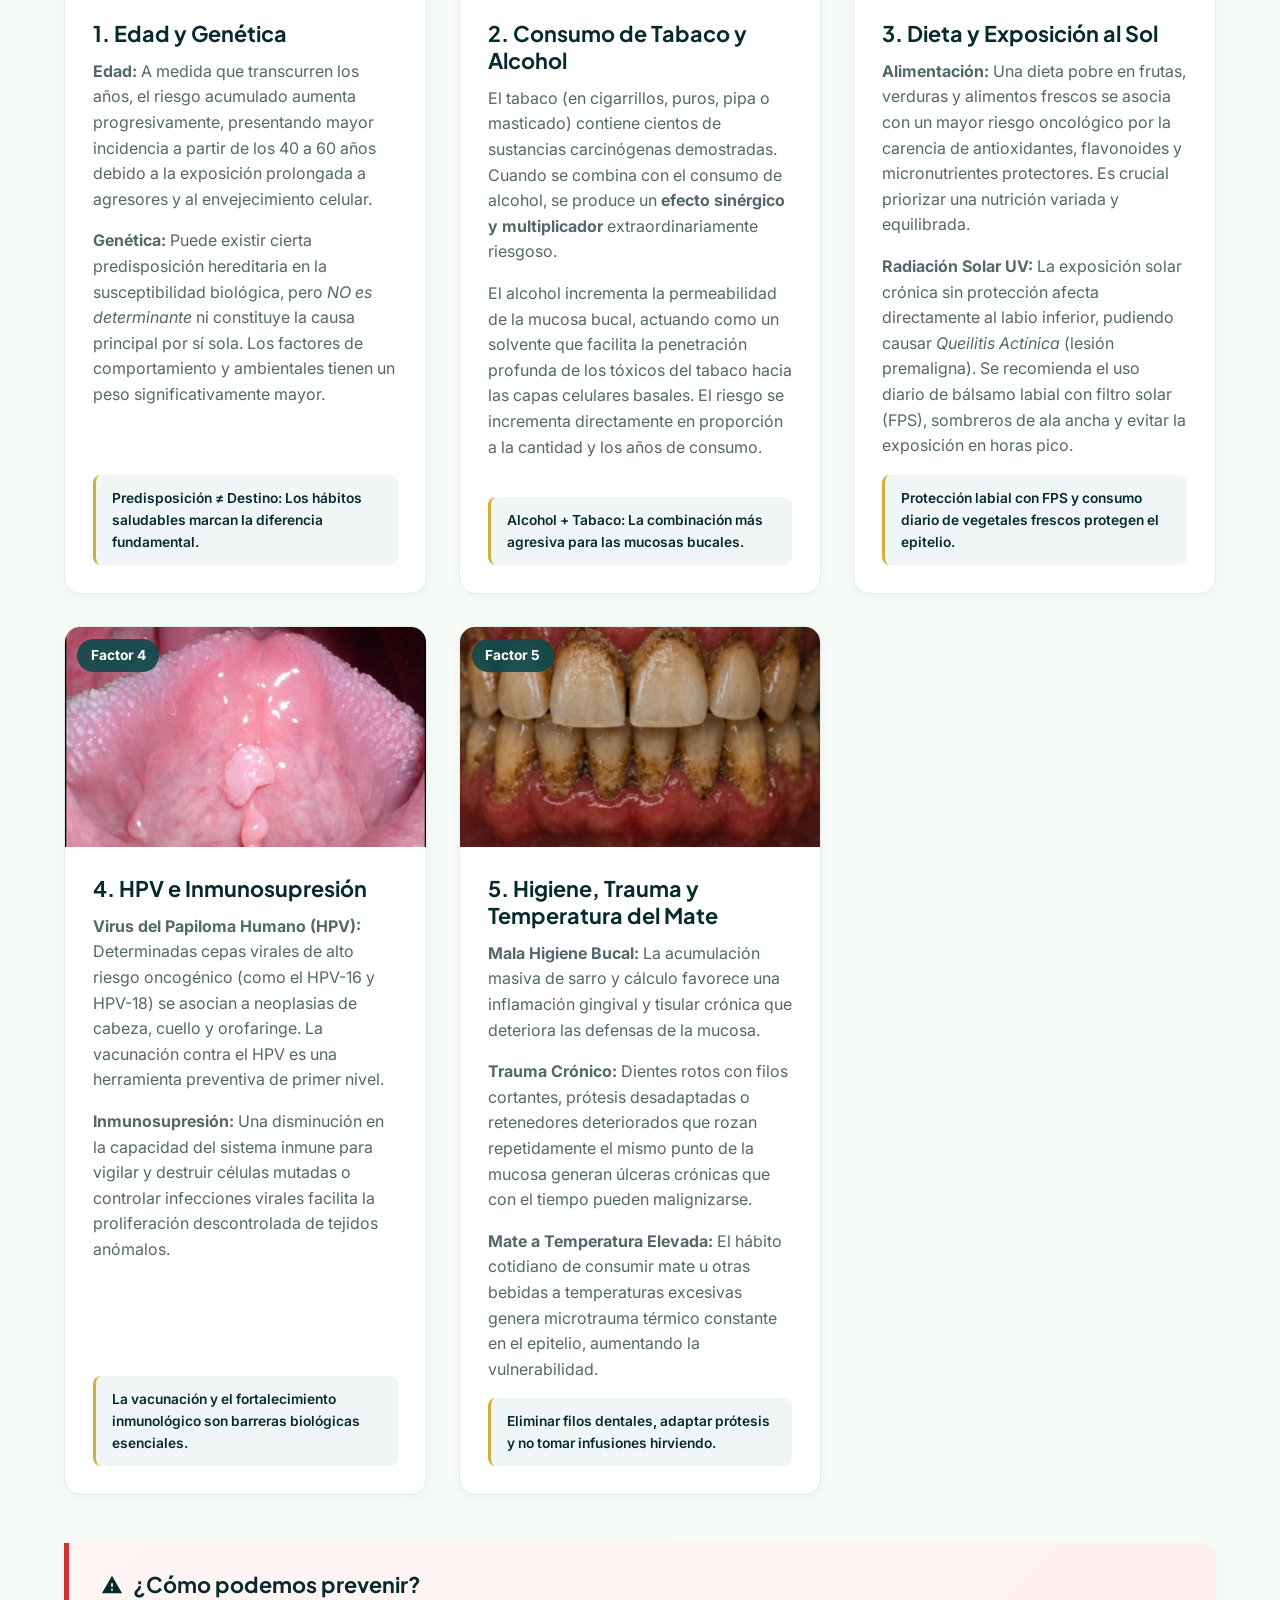
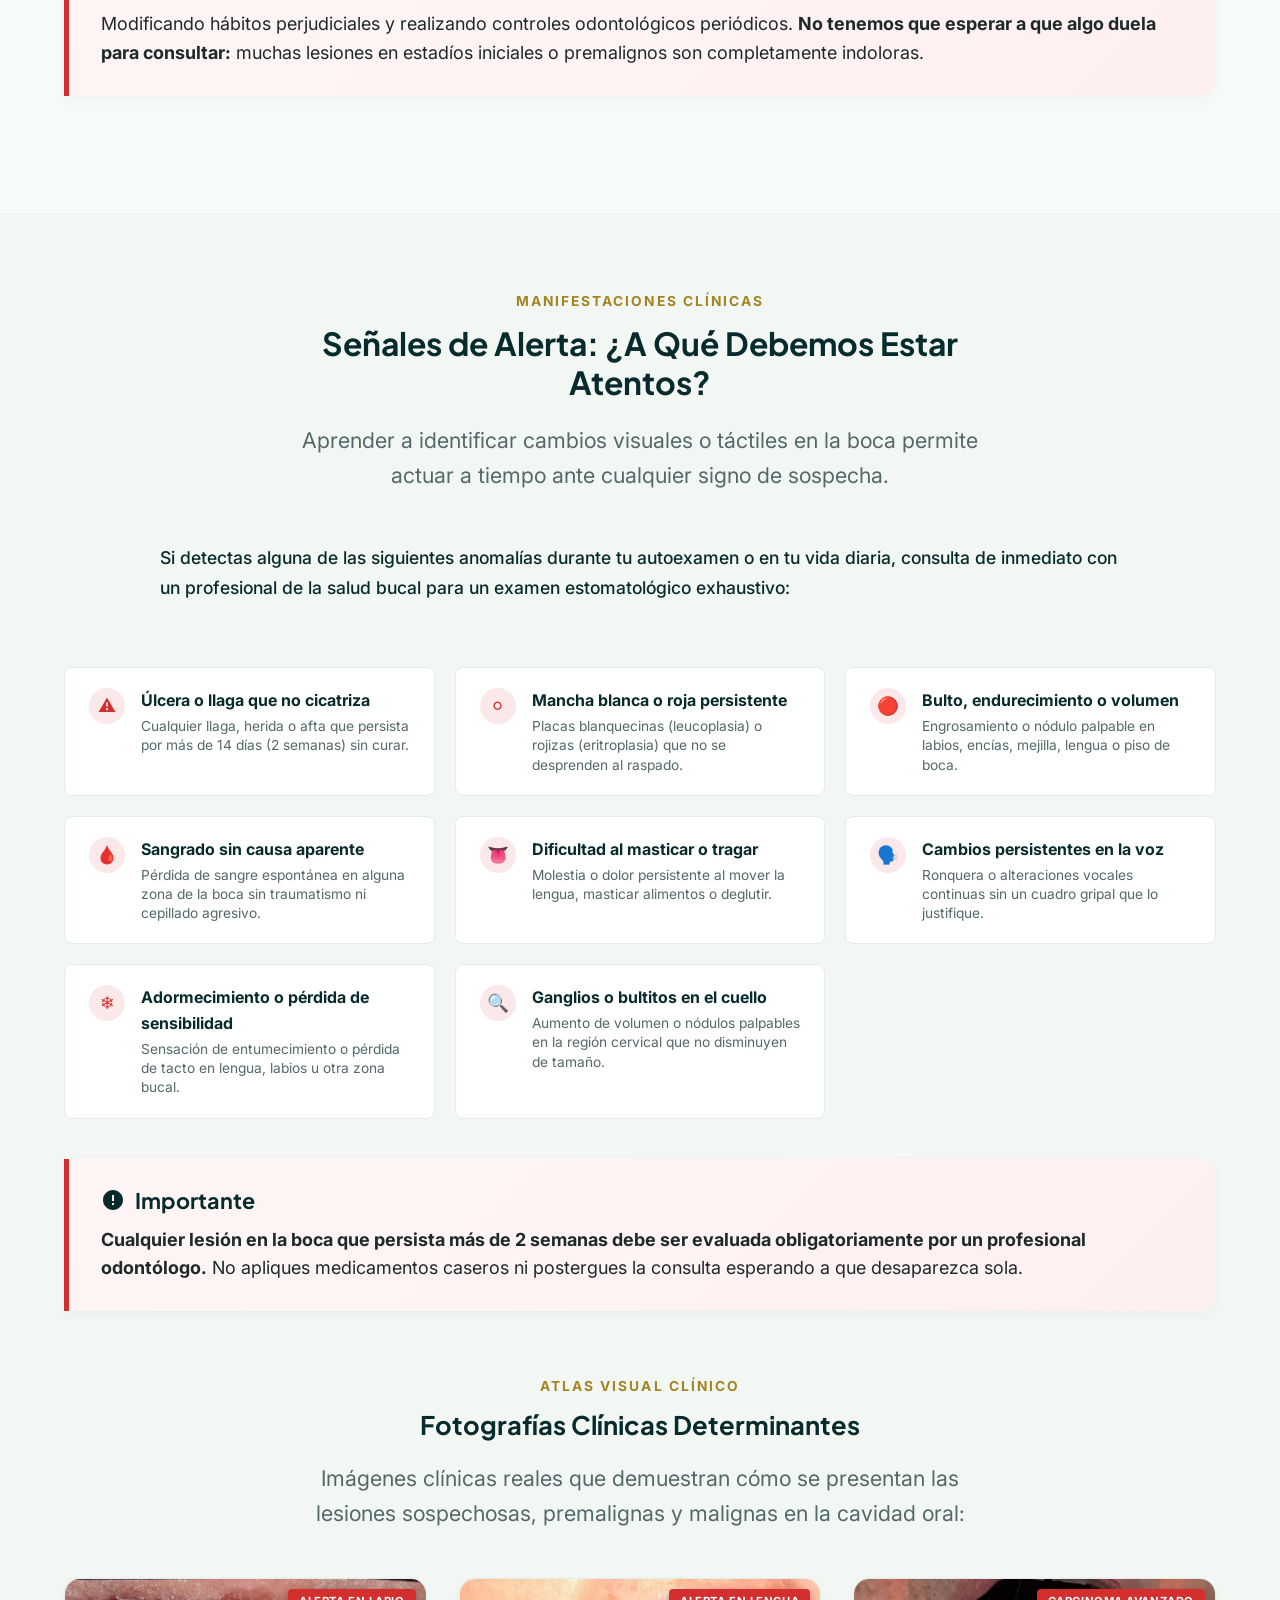
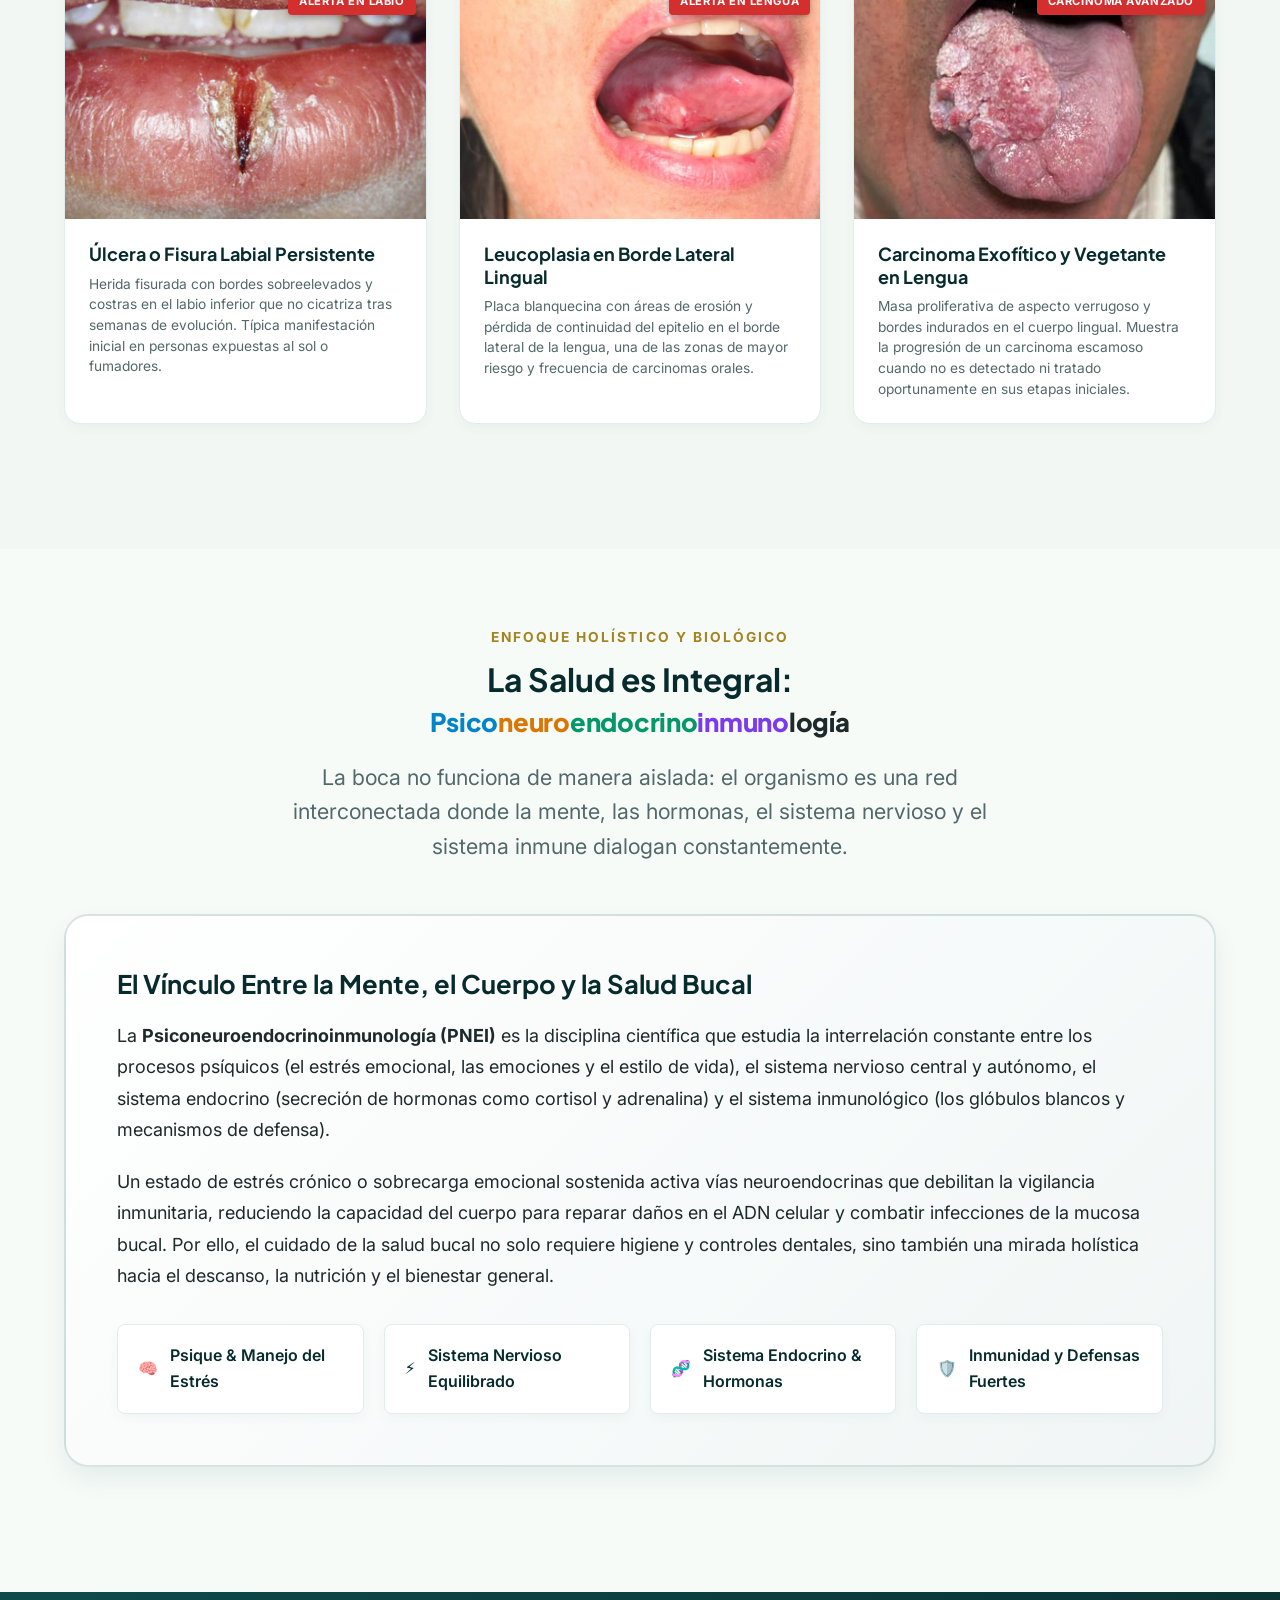
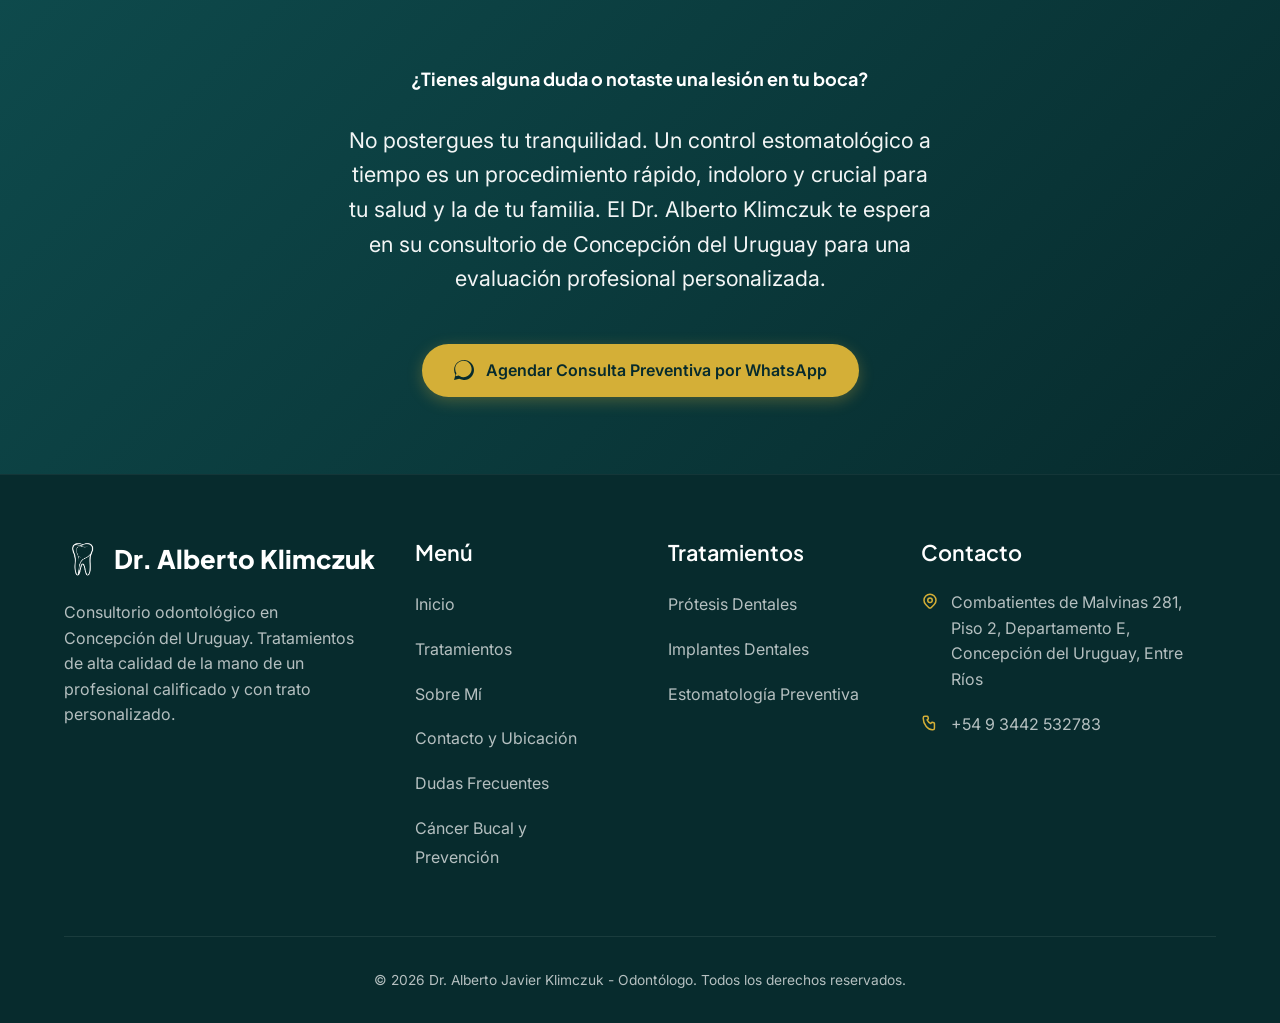
<file: enfermedades.html>
<!DOCTYPE html>
<html lang="es">

<head>
  <!-- Google tag (gtag.js) -->
  <script async src="https://www.googletagmanager.com/gtag/js?id=G-RGQN83VBKV"></script>
  <script>
    window.dataLayer = window.dataLayer || [];
    function gtag(){dataLayer.push(arguments);}
    gtag('js', new Date());

    gtag('config', 'G-RGQN83VBKV');
  </script>

  <meta charset="UTF-8">
  <meta name="viewport" content="width=device-width, initial-scale=1.0">

  <!-- Primary SEO Meta Tags -->
  <title>Cáncer Bucal y Prevención | Dr. Alberto Javier Klimczuk - Odontólogo</title>
  <meta name="description"
    content="Guía clínica sobre Cáncer Bucal: qué es, factores de riesgo (tabaco, alcohol, HPV, trauma, sol, mate), señales de alerta y detección temprana con el Dr. Alberto Klimczuk en Concepción del Uruguay.">
  <meta name="keywords"
    content="cancer bucal, deteccion temprana cancer bucal, factores de riesgo estomatologia, leucoplasia, eritroplasia, queilitis actinica, hpv oral, odontologo concepcion del uruguay, dr alberto klimczuk">
  <meta name="robots" content="index, follow">
  <link rel="canonical" href="https://odontologoklimczuk.com/enfermedades.html">

  <!-- Open Graph / Facebook -->
  <meta property="og:type" content="article">
  <meta property="og:url" content="https://odontologoklimczuk.com/enfermedades.html">
  <meta property="og:title" content="Cáncer Bucal y Prevención: Guía de Detección Temprana - Dr. Alberto Klimczuk">
  <meta property="og:description"
    content="Aprende a reconocer las señales de alerta, factores de riesgo y la importancia del autoexamen y diagnóstico precoz para salvar vidas.">
  <meta property="og:image" content="https://odontologoklimczuk.com/assets/panel_clinico_senales_alerta.png">

  <!-- Favicon -->
  <link rel="icon" type="image/png" sizes="32x32" href="assets/logo1.png?v=4">
  <link rel="icon" type="image/png" sizes="16x16" href="assets/logo1.png?v=4">
  <link rel="shortcut icon" href="assets/logo1.png?v=4" type="image/png">
  <link rel="apple-touch-icon" href="assets/logo1.png?v=4">

  <!-- Stylesheet -->
  <link rel="stylesheet" href="styles.css">
</head>

<body>

  <!-- Accessible Skip Link -->
  <a href="#main-content" class="skip-link">Saltar al contenido principal</a>

  <!-- Header & Navigation -->
  <header class="header" id="header" role="banner">
    <div class="container">
      <a href="index.html" class="logo" aria-label="Dr. Alberto Klimczuk Inicio">
        <img src="assets/logo2.png" alt="Logo Dr. Alberto Klimczuk" class="logo-img" width="38" height="38">
        <span>Dr. Alberto Klimczuk</span>
      </a>

      <nav class="nav" id="nav" role="navigation" aria-label="Menú principal">
        <ul class="nav-links">
          <li><a href="index.html#hero" class="nav-link">Inicio</a></li>
          <li><a href="index.html#services" class="nav-link">Tratamientos</a></li>
          <li><a href="index.html#about" class="nav-link">Sobre Mí</a></li>
          <li><a href="index.html#contacto" class="nav-link">Contacto y Ubicación</a></li>
          <li><a href="index.html#faq" class="nav-link">Dudas Frecuentes</a></li>
          <li><a href="enfermedades.html" class="nav-link active" aria-current="page">Cáncer Bucal y Prevención</a></li>
        </ul>
      </nav>

      <button class="menu-toggle" id="menu-toggle" aria-expanded="false" aria-controls="nav"
        aria-label="Abrir menú de navegación">
        <span></span>
        <span></span>
        <span></span>
      </button>
    </div>
  </header>

  <main id="main-content">

    <!-- Hero Section -->
    <section class="hero" aria-label="Presentación de Cáncer Bucal y Prevención">
      <div class="container">
        <div class="hero-grid">
          <div class="hero-content">
            <span class="guide-header-badge">Educación para la Salud Bucal</span>
            <h1 class="hero-title">Cáncer Bucal: <span>Detección Temprana</span> y Factores de Riesgo</h1>
            <p class="hero-desc">
              El cáncer bucal es una patología de alta relevancia clínica que puede desarrollarse de forma silenciosa e
              indolora en sus etapas iniciales. Comprender sus causas, identificar los factores que aumentan el riesgo y
              aprender a reconocer las señales tempranas de alerta es la clave fundamental para un tratamiento exitoso.
            </p>
            <div class="hero-ctas">
              <a href="https://wa.me/5493442532783?text=Hola%20Dr.%20Klimczuk,%20quisiera%20consultar%20sobre%20una%20lesi%C3%B3n%20o%20control%20estomatol%C3%B3gico."
                target="_blank" rel="noopener noreferrer" class="btn btn-gold btn-whatsapp-hero">
                <svg fill="currentColor" viewBox="0 0 24 24" width="20" height="20">
                  <path
                    d="M.057 24l1.687-6.163c-1.041-1.804-1.588-3.849-1.587-5.946C.06 5.348 5.397.01 12.008.01c3.202.001 6.212 1.246 8.477 3.514 2.266 2.268 3.507 5.28 3.505 8.484-.004 6.657-5.34 11.997-11.953 11.997-2.005-.001-3.973-.502-5.724-1.455L0 24zm6.59-4.846c1.66.986 3.288 1.488 4.62 1.488c5.441.002 9.873-4.417 9.876-9.851c.002-2.632-1.02-5.105-2.877-6.965C16.41 1.966 13.946.944 11.319.944c-5.45 0-9.882 4.418-9.885 9.852c-.001 1.934.509 3.57 1.472 5.2l-.968 3.535l3.709-.977z" />
                </svg>
                Consultar por WhatsApp
              </a>
              <a href="#senales-alerta" class="btn btn-secondary">Ver Señales de Alerta</a>
            </div>
          </div>
          <div class="hero-visual">
            <div class="hero-img-wrapper">
              <img src="assets/logo_cancer.png" alt="Consultorio odontológico moderno del Dr. Alberto Klimczuk"
                class="hero-img" loading="eager" width="600" height="450">
            </div>
          </div>
        </div>
      </div>
    </section>

    <!-- SECTION 1: ¿QUÉ ES EL CÁNCER BUCAL Y ZONAS AFECTADAS? -->
    <section class="section" id="que-es">
      <div class="container">
        <div class="section-title-wrapper">
          <span class="section-subtitle">Definición y Anatomía Clínica</span>
          <h2 class="section-title">¿Qué es el Cáncer Bucal y Dónde se Desarrolla?</h2>
          <p class="section-desc">Detectarlo a tiempo puede hacer toda la diferencia en el pronóstico y la calidad de
            vida.</p>
        </div>

        <div class="clinical-prose">
          <div class="clinical-callout callout-float">
            <h3>
              <svg width="22" height="22" fill="currentColor" viewBox="0 0 24 24">
                <path
                  d="M12 2C6.48 2 2 6.48 2 12s4.48 10 10 10 10-4.48 10-10S17.52 2 12 2zm1 15h-2v-6h2v6zm0-8h-2V7h2v2z" />
              </svg>
              El Valor del Diagnóstico Precoz
            </h3>
            <p>
              Un diagnóstico temprano aumenta exponencialmente la tasa de curación y permite abordajes terapéuticos
              conservadores y mínimamente invasivos. Inspeccionar periódicamente la boca solo toma un par de minutos y
              salva vidas.
            </p>
          </div>

          <p class="clinical-lead">
            El cáncer bucal es un crecimiento anormal, autónomo y descontrolado de células que forman el revestimiento
            epitelial de la cavidad oral. En más del 90% de los casos se manifiesta como un carcinoma de células
            escamosas.
          </p>
          <p>
            Esta afección puede originarse en diversas estructuras de la boca, por lo que una exploración visual
            meticulosa y periódica resulta indispensable. Las principales áreas anatómicas que pueden verse afectadas
            incluyen los <strong>labios</strong> (tanto la piel externa como la mucosa húmeda), las
            <strong>mejillas</strong> (mucosa bucal interna o yugal), la <strong>lengua</strong> (con especial
            predilección por los bordes laterales y el vientre lingual), el <strong>paladar</strong> (duro y blando o
            velo palatino), las <strong>encías</strong> y el <strong>piso de la boca</strong> (área sublingual).
          </p>
          <p>
            Debido a que la cavidad bucal es una zona de fácil acceso visual, tanto el autoexamen periódico frente al
            espejo como el control profesional semestral permiten detectar anomalías en fases tempranas o lesiones
            precancerosas antes de que progresen a estadíos avanzados.
          </p>

          <div class="med-visual-full">
            <div class="med-visual-frame">
              <img src="assets/autoexamen_zonas_bucales.png"
                alt="Mapa anatómico de exploración y autoexamen bucal: encías, labios, mejillas, paladar, lengua y piso de boca"
                loading="lazy" width="900" height="600">
              <div class="med-visual-caption">
                <svg width="18" height="18" fill="currentColor" viewBox="0 0 24 24">
                  <path
                    d="M12 4.5C7 4.5 2.73 7.61 1 12c1.73 4.39 6 7.5 11 7.5s9.27-3.11 11-7.5c-1.73-4.39-6-7.5-11-7.5zM12 17c-2.76 0-5-2.24-5-5s2.24-5 5-5 5 2.24 5 5-2.24 5-5 5zm0-8c-1.66 0-3 1.34-3 3s1.34 3 3 3 3-1.34 3-3-1.34-3-3-3z" />
                </svg>
                Zonas de inspección clínica y autoexamen bucal
              </div>
            </div>
          </div>
        </div>

      </div>
    </section>

    <!-- SECTION 2: FACTORES DE RIESGO -->
    <section class="section bg-alt" id="factores-riesgo">
      <div class="container">
        <div class="section-title-wrapper">
          <span class="section-subtitle">Etiología y Prevención</span>
          <h2 class="section-title">Factores de Riesgo que Debemos Conocer</h2>
          <p class="section-desc">
            El desarrollo de lesiones en la mucosa oral responde a una interacción de factores conductuales, ambientales
            y biológicos. Modificar hábitos es el paso más efectivo para reducir el riesgo.
          </p>
        </div>

        <div class="clinical-prose">
          <p class="clinical-lead">
            Aunque ninguna persona está exenta de desarrollar lesiones bucales, existen factores claramente
            identificados por la evidencia científica que multiplican la probabilidad de transformación celular maligna.
            A continuación se detallan los principales factores de riesgo y sus mecanismos:
          </p>
        </div>

        <!-- Risk Grid -->
        <div class="risk-grid">

          <!-- Card 1: Edad & Genética -->
          <article class="risk-card">
            <div class="risk-card-media">
              <img src="assets/edad.png" alt="Factores de edad y genética en la susceptibilidad biológica"
                loading="lazy">
              <span class="risk-badge">Factor 1</span>
            </div>
            <div class="risk-card-body">
              <h3>1. Edad y Genética</h3>
              <p>
                <strong>Edad:</strong> A medida que transcurren los años, el riesgo acumulado aumenta progresivamente,
                presentando mayor incidencia a partir de los 40 a 60 años debido a la exposición prolongada a agresores
                y
                al envejecimiento celular.
              </p>
              <p>
                <strong>Genética:</strong> Puede existir cierta predisposición hereditaria en la susceptibilidad
                biológica, pero <em>NO es determinante</em> ni constituye la causa principal por sí sola. Los factores
                de
                comportamiento y ambientales tienen un peso significativamente mayor.
              </p>
              <div class="risk-key-takeaway">
                Predisposición ≠ Destino: Los hábitos saludables marcan la diferencia fundamental.
              </div>
            </div>
          </article>

          <!-- Card 2: Tabaco y Alcohol -->
          <article class="risk-card">
            <div class="risk-card-media">
              <img src="assets/clinica_tabaco_queilitis.png"
                alt="Lesión en labio por combinación de consumo de tabaco y alcohol" loading="lazy">
              <span class="risk-badge">Factor 2: Alto Riesgo</span>
            </div>
            <div class="risk-card-body">
              <h3>2. Consumo de Tabaco y Alcohol</h3>
              <p>
                El tabaco (en cigarrillos, puros, pipa o masticado) contiene cientos de sustancias carcinógenas
                demostradas. Cuando se combina con el consumo de alcohol, se produce un <strong>efecto sinérgico y
                  multiplicador</strong> extraordinariamente riesgoso.
              </p>
              <p>
                El alcohol incrementa la permeabilidad de la mucosa bucal, actuando como un solvente que facilita la
                penetración profunda de los tóxicos del tabaco hacia las capas celulares basales. El riesgo se
                incrementa
                directamente en proporción a la cantidad y los años de consumo.
              </p>
              <div class="risk-key-takeaway">
                Alcohol + Tabaco: La combinación más agresiva para las mucosas bucales.
              </div>
            </div>
          </article>

          <!-- Card 3: Dieta y Exposición al Sol -->
          <article class="risk-card">
            <div class="risk-card-media">
              <img src="assets/sol.png"
                alt="Daño actínico y queilitis solar en labio por exposición prolongada a rayos UV" loading="lazy">
              <span class="risk-badge">Factor 3</span>
            </div>
            <div class="risk-card-body">
              <h3>3. Dieta y Exposición al Sol</h3>
              <p>
                <strong>Alimentación:</strong> Una dieta pobre en frutas, verduras y alimentos frescos se asocia con un
                mayor riesgo oncológico por la carencia de antioxidantes, flavonoides y micronutrientes protectores. Es
                crucial priorizar una nutrición variada y equilibrada.
              </p>
              <p>
                <strong>Radiación Solar UV:</strong> La exposición solar crónica sin protección afecta directamente al
                labio inferior, pudiendo causar <em>Queilitis Actínica</em> (lesión premaligna). Se recomienda el uso
                diario de bálsamo labial con filtro solar (FPS), sombreros de ala ancha y evitar la exposición en horas
                pico.
              </p>
              <div class="risk-key-takeaway">
                Protección labial con FPS y consumo diario de vegetales frescos protegen el epitelio.
              </div>
            </div>
          </article>

          <!-- Card 4: HPV e Inmunosupresión -->
          <article class="risk-card">
            <div class="risk-card-media">
              <img src="assets/clinica_hpv_papiloma_mucosa.png"
                alt="Lesión papilomatosa y verrugosa bucal asociada a Virus del Papiloma Humano (HPV)" loading="lazy">
              <span class="risk-badge">Factor 4</span>
            </div>
            <div class="risk-card-body">
              <h3>4. HPV e Inmunosupresión</h3>
              <p>
                <strong>Virus del Papiloma Humano (HPV):</strong> Determinadas cepas virales de alto riesgo oncogénico
                (como el HPV-16 y HPV-18) se asocian a neoplasias de cabeza, cuello y orofaringe. La vacunación contra
                el
                HPV es una herramienta preventiva de primer nivel.
              </p>
              <p>
                <strong>Inmunosupresión:</strong> Una disminución en la capacidad del sistema inmune para vigilar y
                destruir células mutadas o controlar infecciones virales facilita la proliferación descontrolada de
                tejidos anómalos.
              </p>
              <div class="risk-key-takeaway">
                La vacunación y el fortalecimiento inmunológico son barreras biológicas esenciales.
              </div>
            </div>
          </article>

          <!-- Card 5: Mala Higiene, Trauma Crónico y Mate Caliente -->
          <article class="risk-card">
            <div class="risk-card-media">
              <img src="assets/boca_con_sarro.png"
                alt="Úlcera traumática crónica en mucosa oral y cálculo dental severo" loading="lazy">
              <span class="risk-badge">Factor 5</span>
            </div>
            <div class="risk-card-body">
              <h3>5. Higiene, Trauma y Temperatura del Mate</h3>
              <p>
                <strong>Mala Higiene Bucal:</strong> La acumulación masiva de sarro y cálculo favorece una inflamación
                gingival y tisular crónica que deteriora las defensas de la mucosa.
              </p>
              <p>
                <strong>Trauma Crónico:</strong> Dientes rotos con filos cortantes, prótesis desadaptadas o retenedores
                deteriorados que rozan repetidamente el mismo punto de la mucosa generan úlceras crónicas que con el
                tiempo pueden malignizarse.
              </p>
              <p>
                <strong>Mate a Temperatura Elevada:</strong> El hábito cotidiano de consumir mate u otras bebidas a
                temperaturas excesivas genera microtrauma térmico constante en el epitelio, aumentando la
                vulnerabilidad.
              </p>
              <div class="risk-key-takeaway">
                Eliminar filos dentales, adaptar prótesis y no tomar infusiones hirviendo.
              </div>
            </div>
          </article>

        </div>

        <div class="clinical-callout clinical-callout-danger">
          <h3>
            <svg width="22" height="22" fill="currentColor" viewBox="0 0 24 24">
              <path d="M1 21h22L12 2 1 21zm12-3h-2v-2h2v2zm0-4h-2v-4h2v4z" />
            </svg>
            ¿Cómo podemos prevenir?
          </h3>
          <p>
            Modificando hábitos perjudiciales y realizando controles odontológicos periódicos.
            <strong>No tenemos que esperar a que algo duela para consultar:</strong> muchas lesiones en estadíos
            iniciales o premalignos son completamente indoloras.
          </p>
        </div>

      </div>
    </section>

    <!-- SECTION 3: SEÑALES DE ALERTA Y FOTOS CLÍNICAS DETERMINANTES -->
    <section class="section" id="senales-alerta">
      <div class="container">
        <div class="section-title-wrapper">
          <span class="section-subtitle">Manifestaciones Clínicas</span>
          <h2 class="section-title">Señales de Alerta: ¿A Qué Debemos Estar Atentos?</h2>
          <p class="section-desc">
            Aprender a identificar cambios visuales o táctiles en la boca permite actuar a tiempo ante cualquier signo
            de
            sospecha.
          </p>
        </div>

        <div class="clinical-prose">
          <p class="clinical-lead">
            Si detectas alguna de las siguientes anomalías durante tu autoexamen o en tu vida diaria, consulta de
            inmediato con un profesional de la salud bucal para un examen estomatológico exhaustivo:
          </p>
        </div>

        <!-- Alert Checklist -->
        <div class="alert-checklist">

          <div class="alert-checklist-item">
            <div class="alert-checklist-icon">⚠️</div>
            <div class="alert-checklist-text">
              <strong>Úlcera o llaga que no cicatriza</strong>
              <span>Cualquier llaga, herida o afta que persista por más de 14 días (2 semanas) sin curar.</span>
            </div>
          </div>

          <div class="alert-checklist-item">
            <div class="alert-checklist-icon">⚪</div>
            <div class="alert-checklist-text">
              <strong>Mancha blanca o roja persistente</strong>
              <span>Placas blanquecinas (leucoplasia) o rojizas (eritroplasia) que no se desprenden al raspado.</span>
            </div>
          </div>

          <div class="alert-checklist-item">
            <div class="alert-checklist-icon">🔴</div>
            <div class="alert-checklist-text">
              <strong>Bulto, endurecimiento o volumen</strong>
              <span>Engrosamiento o nódulo palpable en labios, encías, mejilla, lengua o piso de boca.</span>
            </div>
          </div>

          <div class="alert-checklist-item">
            <div class="alert-checklist-icon">🩸</div>
            <div class="alert-checklist-text">
              <strong>Sangrado sin causa aparente</strong>
              <span>Pérdida de sangre espontánea en alguna zona de la boca sin traumatismo ni cepillado agresivo.</span>
            </div>
          </div>

          <div class="alert-checklist-item">
            <div class="alert-checklist-icon">👅</div>
            <div class="alert-checklist-text">
              <strong>Dificultad al masticar o tragar</strong>
              <span>Molestia o dolor persistente al mover la lengua, masticar alimentos o deglutir.</span>
            </div>
          </div>

          <div class="alert-checklist-item">
            <div class="alert-checklist-icon">🗣️</div>
            <div class="alert-checklist-text">
              <strong>Cambios persistentes en la voz</strong>
              <span>Ronquera o alteraciones vocales continuas sin un cuadro gripal que lo justifique.</span>
            </div>
          </div>

          <div class="alert-checklist-item">
            <div class="alert-checklist-icon">❄️</div>
            <div class="alert-checklist-text">
              <strong>Adormecimiento o pérdida de sensibilidad</strong>
              <span>Sensación de entumecimiento o pérdida de tacto en lengua, labios u otra zona bucal.</span>
            </div>
          </div>

          <div class="alert-checklist-item">
            <div class="alert-checklist-icon">🔍</div>
            <div class="alert-checklist-text">
              <strong>Ganglios o bultitos en el cuello</strong>
              <span>Aumento de volumen o nódulos palpables en la región cervical que no disminuyen de tamaño.</span>
            </div>
          </div>

        </div>

        <div class="clinical-callout clinical-callout-danger">
          <h3>
            <svg width="24" height="24" fill="currentColor" viewBox="0 0 24 24">
              <path
                d="M12 2C6.48 2 2 6.48 2 12s4.48 10 10 10 10-4.48 10-10S17.52 2 12 2zm1 15h-2v-2h2v2zm0-4h-2V7h2v6z" />
            </svg>
            Importante
          </h3>
          <p>
            <strong>Cualquier lesión en la boca que persista más de 2 semanas debe ser evaluada obligatoriamente por un
              profesional odontólogo.</strong> No apliques medicamentos caseros ni postergues la consulta esperando a
            que desaparezca sola.
          </p>
        </div>

        <!-- DETERMINANT CLINICAL PHOTOS GALLERY -->
        <div class="section-title-wrapper" style="margin-top: 4rem; margin-bottom: 2rem;">
          <span class="section-subtitle">Atlas Visual Clínico</span>
          <h3 class="section-title" style="font-size: var(--fs-lg);">Fotografías Clínicas Determinantes</h3>
          <p class="section-desc">
            Imágenes clínicas reales que demuestran cómo se presentan las lesiones sospechosas, premalignas y
            malignas en la cavidad oral:
          </p>
        </div>

        <div class="clinical-signs-gallery">

          <!-- Clinical Photo 1: Úlcera en Labio -->
          <article class="clinical-sign-card">
            <div class="clinical-sign-img-wrapper">
              <img src="assets/corte_labio.png"
                alt="Fotografía clínica de úlcera y fisura persistente en labio inferior" loading="lazy">
              <span class="clinical-sign-tag">Alerta en Labio</span>
            </div>
            <div class="clinical-sign-info">
              <h4>Úlcera o Fisura Labial Persistente</h4>
              <p>
                Herida fisurada con bordes sobreelevados y costras en el labio inferior que no cicatriza tras semanas de
                evolución. Típica manifestación inicial en personas expuestas al sol o fumadores.
              </p>
            </div>
          </article>

          <!-- Clinical Photo 2: Leucoplasia en Lengua -->
          <article class="clinical-sign-card">
            <div class="clinical-sign-img-wrapper">
              <img src="assets/clinica_eritroplasia.png"
                alt="Fotografía clínica de lesión blanca o leucoplasia con zona ulcerada en borde lateral de la lengua"
                loading="lazy">
              <span class="clinical-sign-tag">Alerta en Lengua</span>
            </div>
            <div class="clinical-sign-info">
              <h4>Leucoplasia en Borde Lateral Lingual</h4>
              <p>
                Placa blanquecina con áreas de erosión y pérdida de continuidad del epitelio en el borde lateral de la
                lengua, una de las zonas de mayor riesgo y frecuencia de carcinomas orales.
              </p>
            </div>
          </article>

          <!-- Clinical Photo 3: Carcinoma Escamocelular Proliferativo -->
          <article class="clinical-sign-card">
            <div class="clinical-sign-img-wrapper">
              <img src="assets/clinica_carcinoma_lengua_perfil.png"
                alt="Fotografía clínica de carcinoma avanzado de células escamosas con lesión exofítica y vegetante en lengua"
                loading="lazy">
              <span class="clinical-sign-tag">Carcinoma Avanzado</span>
            </div>
            <div class="clinical-sign-info">
              <h4>Carcinoma Exofítico y Vegetante en Lengua</h4>
              <p>
                Masa proliferativa de aspecto verrugoso y bordes indurados en el cuerpo lingual. Muestra la progresión
                de
                un carcinoma escamoso cuando no es detectado ni tratado oportunamente en sus etapas iniciales.
              </p>
            </div>
          </article>

        </div>

      </div>
    </section>

    <!-- SECTION 4: LA SALUD ES INTEGRAL (PSICONEUROENDOCRINOINMUNOLOGÍA) -->
    <section class="section" id="salud-integral">
      <div class="container">
        <div class="section-title-wrapper">
          <span class="section-subtitle">Enfoque Holístico y Biológico</span>
          <h2 class="section-title">La Salud es Integral: <span class="pnei-title-word"><span class="pnei-part pnei-psico">Psico</span><span class="pnei-part pnei-neuro">neuro</span><span class="pnei-part pnei-endocri">endocrino</span><span class="pnei-part pnei-inmuno">inmuno</span><span class="pnei-part pnei-logia">logía</span></span></h2>
          <p class="section-desc">
            La boca no funciona de manera aislada: el organismo es una red interconectada donde la mente, las hormonas,
            el sistema nervioso y el sistema inmune dialogan constantemente.
          </p>
        </div>

        <div class="pnei-card">
          <div class="pnei-grid">
            <div class="pnei-text">
              <h3>El Vínculo Entre la Mente, el Cuerpo y la Salud Bucal</h3>
              <p>
                La <strong>Psiconeuroendocrinoinmunología (PNEI)</strong> es la disciplina científica que estudia la
                interrelación constante entre los procesos psíquicos (el estrés emocional, las emociones y el estilo de
                vida), el sistema nervioso central y autónomo, el sistema endocrino (secreción de hormonas como cortisol
                y
                adrenalina) y el sistema inmunológico (los glóbulos blancos y mecanismos de defensa).
              </p>
              <p>
                Un estado de estrés crónico o sobrecarga emocional sostenida activa vías neuroendocrinas que debilitan
                la
                vigilancia inmunitaria, reduciendo la capacidad del cuerpo para reparar daños en el ADN celular y
                combatir infecciones de la mucosa bucal. Por ello, el cuidado de la salud bucal no solo requiere higiene
                y controles dentales, sino también una mirada holística hacia el descanso, la nutrición y el bienestar
                general.
              </p>

              <div class="pnei-pillars">
                <div class="pnei-pillar">
                  🧠 <span>Psique & Manejo del Estrés</span>
                </div>
                <div class="pnei-pillar">
                  ⚡ <span>Sistema Nervioso Equilibrado</span>
                </div>
                <div class="pnei-pillar">
                  🧬 <span>Sistema Endocrino & Hormonas</span>
                </div>
                <div class="pnei-pillar">
                  🛡️ <span>Inmunidad y Defensas Fuertes</span>
                </div>
              </div>
            </div>
          </div>
        </div>

      </div>
    </section>

    <!-- SECTION 5: CTA Y CONTROL EN CONSULTORIO -->
    <section class="section contact-cta" id="consulta">
      <div class="container">
        <div class="contact-cta-content">
          <h2>¿Tienes alguna duda o notaste una lesión en tu boca?</h2>
          <p>
            No postergues tu tranquilidad. Un control estomatológico a tiempo es un procedimiento rápido, indoloro y
            crucial para tu salud y la de tu familia. El Dr. Alberto Klimczuk te espera en su consultorio de Concepción
            del Uruguay para una evaluación profesional personalizada.
          </p>
          <a href="https://wa.me/5493442532783?text=Hola%20Dr.%20Klimczuk,%20quisiera%20solicitar%20un%20turno%20para%20un%20control%20estomatol%C3%B3gico."
            target="_blank" rel="noopener noreferrer" class="btn btn-gold">
            <svg fill="currentColor" viewBox="0 0 24 24" width="20" height="20">
              <path
                d="M.057 24l1.687-6.163c-1.041-1.804-1.588-3.849-1.587-5.946C.06 5.348 5.397.01 12.008.01c3.202.001 6.212 1.246 8.477 3.514 2.266 2.268 3.507 5.28 3.505 8.484-.004 6.657-5.34 11.997-11.953 11.997-2.005-.001-3.973-.502-5.724-1.455L0 24zm6.59-4.846c1.66.986 3.288 1.488 4.62 1.488c5.441.002 9.873-4.417 9.876-9.851c.002-2.632-1.02-5.105-2.877-6.965C16.41 1.966 13.946.944 11.319.944c-5.45 0-9.882 4.418-9.885 9.852c-.001 1.934.509 3.57 1.472 5.2l-.968 3.535l3.709-.977z" />
            </svg>
            Agendar Consulta Preventiva por WhatsApp
          </a>
        </div>
      </div>
    </section>

  </main>

  <!-- Footer -->
  <footer class="footer" role="contentinfo">
    <div class="container">
      <div class="footer-grid">

        <div class="footer-brand">
          <a href="index.html" class="logo">
            <img src="assets/logo2.png" alt="Logo Dr. Alberto Klimczuk" class="logo-img" width="38" height="38">
            <span>Dr. Alberto Klimczuk</span>
          </a>
          <p class="footer-desc">Consultorio odontológico en Concepción del Uruguay. Tratamientos de alta calidad de la
            mano de un profesional calificado y con trato personalizado.</p>
        </div>

        <div class="footer-col">
          <h3 class="footer-title">Menú</h3>
          <ul class="footer-links">
            <li class="footer-link"><a href="index.html#hero">Inicio</a></li>
            <li class="footer-link"><a href="index.html#services">Tratamientos</a></li>
            <li class="footer-link"><a href="index.html#about">Sobre Mí</a></li>
            <li class="footer-link"><a href="index.html#contacto">Contacto y Ubicación</a></li>
            <li class="footer-link"><a href="index.html#faq">Dudas Frecuentes</a></li>
            <li class="footer-link"><a href="enfermedades.html">Cáncer Bucal y Prevención</a></li>
          </ul>
        </div>

        <div class="footer-col">
          <h3 class="footer-title">Tratamientos</h3>
          <ul class="footer-links">
            <li class="footer-link"><a href="index.html#services">Prótesis Dentales</a></li>
            <li class="footer-link"><a href="index.html#services">Implantes Dentales</a></li>
            <li class="footer-link"><a href="enfermedades.html">Estomatología Preventiva</a></li>
          </ul>
        </div>

        <div class="footer-col">
          <h3 class="footer-title">Contacto</h3>
          <div class="footer-contact-info">
            <div class="footer-contact-item">
              <svg fill="none" stroke="currentColor" stroke-width="2" viewBox="0 0 24 24">
                <path stroke-linecap="round" stroke-linejoin="round"
                  d="M17.657 16.657L13.414 20.9a1.998 1.998 0 01-2.827 0l-4.244-4.243a8 8 0 1111.314 0z" />
                <path stroke-linecap="round" stroke-linejoin="round" d="M15 11a3 3 0 11-6 0 3 3 0 016 0z" />
              </svg>
              <span>Combatientes de Malvinas 281, Piso 2, Departamento E, Concepción del Uruguay, Entre Ríos</span>
            </div>
            <div class="footer-contact-item">
              <svg fill="none" stroke="currentColor" stroke-width="2" viewBox="0 0 24 24">
                <path stroke-linecap="round" stroke-linejoin="round"
                  d="M3 5a2 2 0 012-2h3.28a1 1 0 01.94.725l.548 2.2a1 1 0 01-.321.988l-1.305.98a10.582 10.582 0 004.872 4.872l.98-1.305a1 1 0 01.988-.321l2.2.548a1 1 0 01.725.94V19a2 2 0 01-2 2h-1C9.716 21 3 14.284 3 6V5z" />
              </svg>
              <span>+54 9 3442 532783</span>
            </div>
          </div>
        </div>

      </div>

      <div class="footer-bottom">
        <p>&copy; 2026 Dr. Alberto Javier Klimczuk - Odontólogo. Todos los derechos reservados.</p>
      </div>
    </div>
  </footer>

  <!-- App Script -->
  <script src="app.js"></script>
</body>

</html>
</file>
<file: styles.css>
/* ==========================================================================
   DESIGN SYSTEM & VARIABLES
   ========================================================================== */
@import url('https://fonts.googleapis.com/css2?family=Inter:wght@300;400;500;600&family=Plus+Jakarta+Sans:wght@400;500;600;700;800&display=swap');

:root {
  /* Colors */
  --primary: #0E4A4C;
  --primary-rgb: 14, 74, 76;
  --primary-light: #166D70;
  --primary-dark: #072B2D;
  --secondary: #D4AF37;
  --secondary-rgb: 212, 175, 55;
  --secondary-light: #E5C354;
  --secondary-dark: #A38421;
  --accent-bg: #F0F6F5;

  --whatsapp: #25D366;
  --whatsapp-dark: #128C7E;

  --text-dark: #1E292B;
  --text-muted: #53686A;
  --bg-light: #FAFAFA;
  --bg-light-rgb: 250, 250, 250;
  --bg-card: #FFFFFF;
  --border-color: #E2ECEB;
  --error: #D32F2F;
  --success: #388E3C;

  /* Fonts */
  --font-heading: 'Plus Jakarta Sans', system-ui, -apple-system, sans-serif;
  --font-body: 'Inter', system-ui, -apple-system, sans-serif;

  /* Typography Scale */
  --fs-xs: clamp(0.75rem, 0.7rem + 0.2vw, 0.875rem);
  --fs-sm: clamp(0.875rem, 0.8rem + 0.3vw, 1rem);
  --fs-base: clamp(1rem, 0.95rem + 0.25vw, 1.125rem);
  --fs-md: clamp(1.125rem, 1.05rem + 0.4vw, 1.35rem);
  --fs-lg: clamp(1.25rem, 1.15rem + 0.6vw, 1.6rem);
  --fs-xl: clamp(1.5rem, 1.35rem + 0.8vw, 2.2rem);
  --fs-xxl: clamp(2rem, 1.7rem + 1.5vw, 3.5rem);

  /* Layout */
  --max-width: 1200px;
  --header-height: 80px;
  --border-radius-sm: 8px;
  --border-radius-md: 16px;
  --border-radius-lg: 24px;

  /* Shadows */
  --shadow-sm: 0 4px 12px rgba(14, 74, 76, 0.04);
  --shadow-md: 0 12px 24px rgba(14, 74, 76, 0.08);
  --shadow-lg: 0 20px 40px rgba(14, 74, 76, 0.12);
  --shadow-focus: 0 0 0 4px rgba(14, 74, 76, 0.25);
  --shadow-focus-gold: 0 0 0 4px rgba(212, 175, 55, 0.4);
  --shadow-focus-whatsapp: 0 0 0 4px rgba(37, 211, 102, 0.3);

  /* Transitions */
  --transition-smooth: all 0.3s cubic-bezier(0.4, 0, 0.2, 1);
}

/* ==========================================================================
   RESET & BASE STYLES
   ========================================================================== */
*,
*::before,
*::after {
  box-sizing: border-box;
  margin: 0;
  padding: 0;
}

html {
  scroll-behavior: smooth;
  scroll-padding-top: var(--header-height);
  -webkit-text-size-adjust: 100%;
}

body {
  font-family: var(--font-body);
  font-size: var(--fs-base);
  line-height: 1.6;
  color: var(--text-dark);
  background-color: var(--bg-light);
  overflow-x: hidden;
  -webkit-font-smoothing: antialiased;
}

.hero,
section.section:nth-of-type(odd) {
  background-color: #f7fbf8;
}

section.section:nth-of-type(even) {
  background-color: #f2f7f3;
}

h1,
h2,
h3,
h4,
h5,
h6 {
  font-family: var(--font-heading);
  font-weight: 700;
  line-height: 1.25;
  color: var(--primary-dark);
}

img {
  max-width: 100%;
  height: auto;
  display: block;
}

button,
input,
select,
textarea {
  font-family: inherit;
  font-size: inherit;
  color: inherit;
}

button {
  cursor: pointer;
  border: none;
  background: none;
}

a {
  color: inherit;
  text-decoration: none;
}

/* Accessibility Focus States */
*:focus {
  outline: none;
}

*:focus-visible {
  outline: none;
  box-shadow: var(--shadow-focus);
  border-radius: var(--border-radius-sm);
}

/* Skip link for screen readers */
.skip-link {
  position: absolute;
  top: -100px;
  left: 0;
  background: var(--primary);
  color: white;
  padding: 1rem 2rem;
  z-index: 10000;
  transition: top 0.2s;
  font-weight: bold;
}

.skip-link:focus-visible {
  top: 0;
}

/* ==========================================================================
   REUSABLE UTILITIES & COMPONENTS
   ========================================================================== */
.container {
  width: 100%;
  max-width: var(--max-width);
  margin-left: auto;
  margin-right: auto;
  padding-left: 1.5rem;
  padding-right: 1.5rem;
}

.section {
  padding-top: clamp(4rem, 6vw, 7rem);
  padding-bottom: clamp(4rem, 6vw, 7rem);
}

.section-title-wrapper {
  text-align: center;
  max-width: 700px;
  margin: 0 auto clamp(2.5rem, 4vw, 4rem);
}

.section-subtitle {
  color: var(--secondary-dark);
  font-weight: 700;
  text-transform: uppercase;
  letter-spacing: 0.15em;
  font-size: var(--fs-xs);
  margin-bottom: 0.75rem;
  display: block;
}

.section-title {
  font-size: var(--fs-xl);
  margin-bottom: 1.25rem;
  position: relative;
}

.section-desc {
  color: var(--text-muted);
  font-size: var(--fs-md);
}

/* Buttons */
.btn {
  display: inline-flex;
  align-items: center;
  justify-content: center;
  gap: 0.75rem;
  padding: 0.875rem 2rem;
  font-weight: 600;
  border-radius: 50px;
  transition: var(--transition-smooth);
  font-size: var(--fs-sm);
  text-align: center;
  position: relative;
  overflow: hidden;
}

.btn-primary {
  background-color: var(--primary);
  color: var(--bg-light);
  box-shadow: 0 4px 15px rgba(14, 74, 76, 0.3);
}

.btn-primary:hover {
  background-color: var(--primary-light);
  transform: translateY(-2px);
  box-shadow: 0 6px 20px rgba(14, 74, 76, 0.4);
}

.btn-secondary {
  background-color: transparent;
  color: var(--primary-dark);
  border: 2px solid var(--primary);
}

.btn-secondary:hover {
  background-color: var(--primary);
  color: var(--bg-light);
  transform: translateY(-2px);
  box-shadow: 0 4px 15px rgba(14, 74, 76, 0.2);
}

.btn-gold {
  background-color: var(--secondary);
  color: var(--primary-dark);
  box-shadow: 0 4px 15px rgba(212, 175, 55, 0.3);
}

.btn-gold:hover {
  background-color: var(--secondary-light);
  transform: translateY(-2px);
  box-shadow: 0 6px 20px rgba(212, 175, 55, 0.45);
}

.btn-gold:focus-visible {
  box-shadow: var(--shadow-focus-gold);
}

/* WhatsApp Specific Buttons */
.btn-whatsapp-header {
  background-color: var(--whatsapp);
  color: white;
  padding: 0.55rem 1.25rem;
  font-size: var(--fs-xs);
  box-shadow: 0 4px 12px rgba(37, 211, 102, 0.25);
  white-space: nowrap;
}

.btn-whatsapp-header:hover {
  background-color: var(--whatsapp-dark);
  color: white;
  transform: translateY(-2px);
  box-shadow: 0 6px 16px rgba(37, 211, 102, 0.4);
}

.btn-whatsapp-header:focus-visible {
  box-shadow: var(--shadow-focus-whatsapp);
}

.btn-whatsapp-hero {
  background-color: var(--whatsapp);
  color: white;
  box-shadow: 0 4px 15px rgba(37, 211, 102, 0.3);
}

.btn-whatsapp-hero:hover {
  background-color: var(--whatsapp-dark);
  color: white;
  transform: translateY(-2px);
  box-shadow: 0 6px 20px rgba(37, 211, 102, 0.45);
}

.btn-whatsapp-hero:focus-visible {
  box-shadow: var(--shadow-focus-whatsapp);
}

.btn-whatsapp-submit {
  background-color: var(--whatsapp);
  color: white;
  box-shadow: 0 4px 15px rgba(37, 211, 102, 0.3);
}

.btn-whatsapp-submit:hover {
  background-color: var(--whatsapp-dark);
  color: white;
  transform: translateY(-2px);
  box-shadow: 0 6px 20px rgba(37, 211, 102, 0.45);
}

.btn-whatsapp-submit:focus-visible {
  box-shadow: var(--shadow-focus-whatsapp);
}

/* ==========================================================================
   HEADER & NAVIGATION
   ========================================================================== */
.header {
  position: fixed;
  top: 0;
  left: 0;
  width: 100%;
  height: var(--header-height);
  z-index: 1000;
  display: flex;
  align-items: center;
  transition: var(--transition-smooth);
}

.header-scrolled {
  background-color: rgba(250, 250, 250, 0.85);
  backdrop-filter: blur(12px);
  -webkit-backdrop-filter: blur(12px);
  box-shadow: var(--shadow-sm);
  border-bottom: 1px solid var(--border-color);
}

.header .container {
  display: flex;
  align-items: center;
  justify-content: space-between;
  width: 100%;
  max-width: 100%;
  padding-left: clamp(1.5rem, 4vw, 4rem);
  padding-right: clamp(1.5rem, 4vw, 4rem);
}

.logo {
  display: flex;
  align-items: center;
  gap: 0.75rem;
  font-family: var(--font-heading);
  font-size: clamp(1.2rem, 2vw, 1.6rem);
  font-weight: 800;
  color: var(--primary-dark);
  transition: var(--transition-smooth);
  white-space: nowrap;
}

.logo-img {
  width: 38px;
  height: 38px;
  object-fit: contain;
  flex-shrink: 0;
  transition: var(--transition-smooth);
}

.logo:hover .logo-img {
  transform: scale(1.06);
}

.logo-icon {
  width: 35px;
  height: 35px;
  background: linear-gradient(135deg, var(--primary), var(--primary-light));
  border-radius: 50% 50% 50% 0%;
  display: flex;
  align-items: center;
  justify-content: center;
  color: white;
  box-shadow: 0 4px 10px rgba(14, 74, 76, 0.2);
  flex-shrink: 0;
}

.logo-icon svg {
  width: 20px;
  height: 20px;
  fill: currentColor;
}

.nav {
  display: flex;
  align-items: center;
  gap: 0;
  flex: 1;
  justify-content: flex-end;
}

.nav-links {
  display: flex;
  align-items: center;
  justify-content: flex-end;
  gap: clamp(1.25rem, 2.2vw, 2.5rem);
  list-style: none;
  margin: 0 0 0 auto;
  padding: 0;
}

.nav-links li {
  margin: 0;
  padding: 0;
  display: flex;
  align-items: center;
}

.nav-link {
  font-weight: 500;
  font-size: clamp(0.8rem, 1.5vw, 0.95rem);
  color: var(--text-dark);
  position: relative;
  padding: 0.5rem 0;
  transition: var(--transition-smooth);
  white-space: nowrap;
}

.nav-link::after {
  content: '';
  position: absolute;
  bottom: 0;
  left: 0;
  width: 100%;
  height: 2px;
  background-color: var(--primary);
  transform: scaleX(0);
  transform-origin: right;
  transition: transform 0.3s cubic-bezier(0.4, 0, 0.2, 1);
}

.nav-link:hover {
  color: var(--primary-light);
}

.nav-link:hover::after {
  transform: scaleX(1);
  transform-origin: left;
}

.nav-link.active {
  color: var(--primary);
  font-weight: 600;
}

.nav-link.active::after {
  transform: scaleX(1);
}

.nav-cta {
  display: flex;
  align-items: center;
  margin-left: auto;
  flex-shrink: 0;
}

/* Mobile Menu Toggle */
.menu-toggle {
  display: none;
  flex-direction: column;
  justify-content: space-between;
  width: 30px;
  height: 21px;
  background: transparent;
  border: none;
  padding: 0;
  z-index: 1100;
}

.menu-toggle span {
  width: 100%;
  height: 3px;
  background-color: var(--primary-dark);
  border-radius: 3px;
  transition: var(--transition-smooth);
  transform-origin: left center;
}

/* ==========================================================================
   HERO SECTION
   ========================================================================== */
.hero {
  position: relative;
  min-height: calc(100vh - 40px);
  padding-top: calc(var(--header-height) + 0.3rem);
  padding-bottom: 2.5rem;
  display: flex;
  align-items: center;
  overflow: hidden;
  background: radial-gradient(circle at 80% 20%, rgba(212, 175, 55, 0.06) 0%, transparent 50%),
    radial-gradient(circle at 10% 80%, rgba(14, 74, 76, 0.05) 0%, transparent 60%);
}

.hero-grid {
  display: grid;
  grid-template-columns: 1.1fr 0.9fr;
  gap: 3.5rem;
  align-items: center;
}

.hero-tagline {
  display: inline-flex;
  align-items: center;
  gap: 0.5rem;
  background-color: var(--accent-bg);
  padding: 0.5rem 1.25rem;
  border-radius: 50px;
  font-weight: 700;
  color: var(--primary);
  font-size: var(--fs-xs);
  text-transform: uppercase;
  letter-spacing: 0.05em;
  margin-bottom: 1.5rem;
  border: 1px solid rgba(14, 74, 76, 0.1);
}

.hero-tagline svg {
  width: 14px;
  height: 14px;
  fill: var(--secondary);
}

.hero-title {
  font-size: var(--fs-xxl);
  color: var(--primary-dark);
  line-height: 1.15;
  margin-bottom: 1.25rem;
}

.hero-title span {
  color: var(--primary-light);
  position: relative;
  display: inline-block;
}

.hero-title span::after {
  content: '';
  position: absolute;
  bottom: 4px;
  left: 0;
  width: 100%;
  height: 8px;
  background-color: rgba(212, 175, 55, 0.2);
  z-index: -1;
  border-radius: 4px;
}

.hero-desc {
  font-size: var(--fs-md);
  color: var(--text-muted);
  margin-bottom: 2rem;
  max-width: 580px;
}

.hero-ctas {
  display: flex;
  flex-wrap: wrap;
  gap: 1.25rem;
  margin-bottom: 2.5rem;
}

.hero-features {
  display: flex;
  gap: 2rem;
  border-top: 1px solid var(--border-color);
  padding-top: 2rem;
}

.hero-feat-item {
  display: flex;
  align-items: center;
  gap: 0.75rem;
  font-size: var(--fs-sm);
  font-weight: 600;
  color: var(--text-dark);
}

.hero-feat-item svg {
  width: 20px;
  height: 20px;
  color: var(--primary);
  flex-shrink: 0;
}

.hero-visual {
  position: relative;
}

.hero-slider,
.hero-img-wrapper {
  position: relative;
  border-radius: var(--border-radius-lg);
  overflow: hidden;
  box-shadow: 0 16px 36px rgba(14, 74, 76, 0.15), 0 4px 12px rgba(0, 0, 0, 0.05);
  border: 3px solid var(--primary-light);
  aspect-ratio: 4 / 3;
  background-color: #E2ECEB;
  user-select: none;
}

.hero-slider-track {
  position: relative;
  width: 100%;
  height: 100%;
}

.hero-slide {
  position: absolute;
  inset: 0;
  width: 100%;
  height: 100%;
  opacity: 0;
  visibility: hidden;
  transition: opacity 0.65s cubic-bezier(0.4, 0, 0.2, 1), transform 0.65s cubic-bezier(0.4, 0, 0.2, 1);
  transform: scale(1.02);
  z-index: 1;
}

.hero-slide.active {
  opacity: 1;
  visibility: visible;
  transform: scale(1);
  z-index: 2;
}

.hero-slide .hero-img,
.hero-img {
  width: 100%;
  height: 100%;
  object-fit: cover;
  object-position: center;
  display: block;
  transition: var(--transition-smooth);
}

.hero-slider:hover .hero-slide.active .hero-img {
  transform: scale(1.02);
}

/* Flechas discretas */
.hero-slider-arrow {
  position: absolute;
  top: 50%;
  transform: translateY(-50%);
  z-index: 10;
  width: 38px;
  height: 38px;
  border-radius: 50%;
  background: rgba(255, 255, 255, 0.78);
  backdrop-filter: blur(8px);
  -webkit-backdrop-filter: blur(8px);
  color: var(--primary-dark);
  border: 1px solid rgba(255, 255, 255, 0.9);
  display: flex;
  align-items: center;
  justify-content: center;
  cursor: pointer;
  box-shadow: 0 4px 12px rgba(0, 0, 0, 0.14);
  transition: all 0.25s ease;
  opacity: 0.65;
}

.hero-slider:hover .hero-slider-arrow {
  opacity: 0.92;
}

.hero-slider-arrow:hover {
  opacity: 1 !important;
  background: #ffffff;
  color: var(--primary);
  transform: translateY(-50%) scale(1.08);
  box-shadow: 0 6px 18px rgba(14, 74, 76, 0.25);
}

.hero-slider-arrow:focus-visible {
  opacity: 1;
  box-shadow: 0 0 0 3px var(--primary-light);
}

.hero-slider-prev {
  left: 14px;
}

.hero-slider-next {
  right: 14px;
}

/* Indicadores de puntos */
.hero-slider-dots {
  position: absolute;
  bottom: 14px;
  left: 50%;
  transform: translateX(-50%);
  z-index: 10;
  display: flex;
  align-items: center;
  gap: 6px;
  padding: 5px 10px;
  background: rgba(14, 74, 76, 0.45);
  backdrop-filter: blur(6px);
  -webkit-backdrop-filter: blur(6px);
  border-radius: 20px;
  border: 1px solid rgba(255, 255, 255, 0.2);
}

.hero-dot {
  width: 7px;
  height: 7px;
  border-radius: 50%;
  background: rgba(255, 255, 255, 0.55);
  border: none;
  cursor: pointer;
  padding: 0;
  transition: all 0.3s ease;
}

.hero-dot.active {
  background: #ffffff;
  width: 20px;
  border-radius: 10px;
}

.hero-dot:hover {
  background: rgba(255, 255, 255, 0.95);
}

.hero-badge-overlay {
  position: absolute;
  bottom: -20px;
  left: -20px;
  background-color: var(--bg-card);
  padding: 1.5rem;
  border-radius: var(--border-radius-md);
  box-shadow: var(--shadow-lg);
  display: flex;
  align-items: center;
  gap: 1rem;
  max-width: 250px;
  border: 1px solid var(--border-color);
  animation: float 6s ease-in-out infinite;
  z-index: 10;
}

.hero-badge-icon {
  width: 48px;
  height: 48px;
  background-color: var(--accent-bg);
  border-radius: 50%;
  display: flex;
  align-items: center;
  justify-content: center;
  color: var(--primary);
  flex-shrink: 0;
}

.hero-badge-icon svg {
  width: 24px;
  height: 24px;
}

.hero-badge-text {
  font-size: var(--fs-xs);
  font-weight: 700;
  color: var(--primary-dark);
}

.hero-badge-text span {
  display: block;
  font-size: var(--fs-md);
  color: var(--secondary-dark);
}

/* Floating animation */
@keyframes float {
  0% {
    transform: translateY(0px);
  }

  50% {
    transform: translateY(-10px);
  }

  100% {
    transform: translateY(0px);
  }
}

/* ==========================================================================
   SERVICES SECTION
   ========================================================================== */
.services {
  background-color: var(--bg-light);
}

.services-grid {
  display: grid;
  grid-template-columns: repeat(auto-fit, minmax(280px, 1fr));
  gap: 2rem;
}

.service-card {
  background-color: var(--bg-card);
  border: 1px solid var(--border-color);
  border-radius: var(--border-radius-md);
  padding: 2.5rem 2rem;
  box-shadow: var(--shadow-sm);
  transition: var(--transition-smooth);
  display: flex;
  flex-direction: column;
  position: relative;
  overflow: hidden;
}

.service-card::before {
  content: '';
  position: absolute;
  top: 0;
  left: 0;
  width: 100%;
  height: 4px;
  background: linear-gradient(90deg, var(--primary), var(--secondary));
  transform: scaleX(0);
  transform-origin: left;
  transition: transform 0.4s ease;
}

.service-card:hover {
  transform: translateY(-8px);
  box-shadow: var(--shadow-md);
  border-color: rgba(14, 74, 76, 0.15);
}

.service-card:hover::before {
  transform: scaleX(1);
}

.service-icon {
  width: 60px;
  height: 60px;
  background-color: var(--accent-bg);
  color: var(--primary);
  border-radius: var(--border-radius-sm);
  display: flex;
  align-items: center;
  justify-content: center;
  margin-bottom: 1.75rem;
  transition: var(--transition-smooth);
}

.service-card:hover .service-icon {
  background-color: var(--primary);
  color: white;
  transform: scale(1.05);
}

.service-icon svg {
  width: 30px;
  height: 30px;
}

.service-title {
  font-size: var(--fs-lg);
  margin-bottom: 1rem;
}

.service-desc {
  color: var(--text-muted);
  font-size: var(--fs-sm);
  line-height: 1.6;
  margin-bottom: 0;
  flex-grow: 1;
}

/* ==========================================================================
   ENFERMEDADES BUCALES SECTION
   ========================================================================== */
.enfermedades {
  background-color: var(--bg-light);
}

/* Diseases Section - Alternating background sections with text wrapping around image */
.disease-section {
  background-color: var(--bg-card);
}

.disease-section.bg-alt {
  background-color: var(--accent-bg);
  border-top: 1px solid var(--border-color);
  border-bottom: 1px solid var(--border-color);
}

.disease-section-content {
  display: flow-root;
}

.disease-image-wrapper {
  float: left;
  width: clamp(280px, 34vw, 420px);
  height: clamp(240px, 28vw, 340px);
  margin: 0.25rem 2.5rem 1.5rem 0;
  border-radius: var(--border-radius-md);
  overflow: hidden;
  box-shadow: var(--shadow-md);
}

.disease-section-reverse .disease-image-wrapper {
  float: right;
  margin: 0.25rem 0 1.5rem 2.5rem;
}

.disease-image-wrapper img {
  width: 100%;
  height: 100%;
  object-fit: cover;
  display: block;
}

.disease-text-wrapper {
  display: block;
}

.disease-section-title {
  font-size: var(--fs-xl);
  font-weight: 800;
  color: var(--primary-dark);
  margin-top: 0;
  margin-bottom: 1rem;
  line-height: 1.25;
}

.disease-section-body {
  color: var(--text-muted);
  line-height: 1.8;
  font-size: var(--fs-base);
}

.disease-section-body p {
  margin-bottom: 1.25rem;
}

.disease-section-body h3 {
  font-size: var(--fs-md);
  font-weight: 700;
  color: var(--primary);
  margin-top: 1.75rem;
  margin-bottom: 0.5rem;
}

@media (max-width: 768px) {
  .disease-image-wrapper {
    float: none;
    width: 100%;
    height: 240px;
    margin: 0 0 1.5rem 0;
  }

  .disease-section-reverse .disease-image-wrapper {
    float: none;
    margin: 0 0 1.5rem 0;
  }

  .disease-section-title {
    font-size: var(--fs-lg);
  }

  .disease-section-body h3 {
    font-size: var(--fs-sm);
  }
}

/* Enfermedades Bucales CTA Section */
.enfermedades-cta {
  background-color: #f7fbf8;
}

.enfermedades-cta-content {
  display: grid;
  grid-template-columns: 1fr 1fr;
  gap: 3rem;
  align-items: center;
}

.enfermedades-cta-image {
  border-radius: var(--border-radius-md);
  overflow: hidden;
  box-shadow: var(--shadow-md);
}

.enfermedades-cta-image img {
  width: 100%;
  height: auto;
  display: block;
}

.enfermedades-cta-text {
  display: flex;
  flex-direction: column;
  gap: 1.5rem;
}

.enfermedades-cta-text .btn {
  align-self: flex-start;
  padding: 0.8rem 2rem;
  font-size: var(--fs-md);
}

@media (max-width: 768px) {
  .enfermedades-cta-content {
    grid-template-columns: 1fr;
    gap: 2rem;
  }
}

/* Contact CTA Section */
.contact-cta {
  background: linear-gradient(135deg, var(--primary), var(--primary-dark));
  color: white;
  text-align: center;
}

.contact-cta-content {
  display: flex;
  flex-direction: column;
  gap: 2rem;
  align-items: center;
  max-width: 600px;
  margin: 0 auto;
}

.contact-cta-content h2 {
  color: white;
  font-size: var(--fs-2xl);
}

.contact-cta-content p {
  color: rgba(255, 255, 255, 0.95);
  font-size: var(--fs-md);
}

.contact-cta .btn {
  margin-top: 1rem;
}

/* Diseases Section Title */
.diseases-section .section-title-wrapper {
  text-align: center;
  margin-bottom: 3rem;
}

/* ==========================================================================
   ABOUT / CLINIC VALUES SECTION
   ========================================================================== */
.about {
  background-color: var(--bg-light);
  position: relative;
}

.about-grid {
  display: grid;
  grid-template-columns: 1fr 1.1fr;
  gap: 4rem;
  align-items: center;
}

.about-visual {
  position: relative;
  display: grid;
  grid-template-columns: repeat(12, 1fr);
}

.about-img-main {
  grid-column: 1 / 11;
  grid-row: 1;
  border-radius: var(--border-radius-md);
  box-shadow: var(--shadow-lg);
  overflow: hidden;
  z-index: 2;
  aspect-ratio: 4 / 3;
}

.about-img-sub {
  grid-column: 5 / 13;
  grid-row: 1;
  align-self: flex-end;
  border-radius: var(--border-radius-md);
  box-shadow: var(--shadow-lg);
  overflow: hidden;
  z-index: 3;
  border: 8px solid var(--bg-card);
  transform: translateY(20%);
  aspect-ratio: 4 / 3;
}

.about-img-main img,
.about-img-sub img {
  width: 100%;
  height: 100%;
  object-fit: cover;
}

.about-decor {
  position: absolute;
  top: -20px;
  left: -20px;
  width: 100px;
  height: 100px;
  background-image: radial-gradient(var(--secondary) 20%, transparent 20%);
  background-size: 10px 10px;
  opacity: 0.3;
  z-index: 1;
}

.about-content {
  padding-left: 1rem;
}

.about-list {
  list-style: none;
  margin-top: 2rem;
  display: flex;
  flex-direction: column;
  gap: 1.5rem;
}

.about-list-item {
  display: flex;
  align-items: center;
  gap: 1.25rem;
  margin: 0;
  padding: 0;
}

.about-list-icon {
  width: 38px;
  height: 38px;
  background-color: var(--accent-bg);
  color: var(--secondary);
  border-radius: 50%;
  display: flex;
  align-items: center;
  justify-content: center;
  flex-shrink: 0;
  margin: 0;
  box-shadow: 0 2px 8px rgba(212, 175, 55, 0.15);
}

.about-list-icon svg {
  width: 18px;
  height: 18px;
  fill: currentColor;
}

.about-list-text {
  margin: 0;
  padding: 0;
}

.about-list-text h4 {
  font-size: var(--fs-md);
  font-weight: 600;
  margin: 0;
  color: var(--primary-dark);
  line-height: 1.4;
}

/* ==========================================================================
   FAQ SECTION
   ========================================================================== */
.faq {
  background-color: var(--bg-light);
}

.faq-wrapper {
  max-width: 800px;
  margin: 0 auto;
  display: grid;
  gap: 1.25rem;
}

/* Styled details & summary tag for accessibility and modern look */
.faq-item {
  background-color: var(--bg-card);
  border: 1px solid var(--border-color);
  border-radius: var(--border-radius-md);
  overflow: hidden;
  box-shadow: var(--shadow-sm);
  transition: var(--transition-smooth);
}

.faq-item[open] {
  border-color: rgba(14, 74, 76, 0.25);
  box-shadow: var(--shadow-md);
}

.faq-trigger {
  padding: 1.5rem 2rem;
  display: flex;
  align-items: center;
  justify-content: space-between;
  gap: 1.5rem;
  cursor: pointer;
  font-family: var(--font-heading);
  font-weight: 600;
  font-size: var(--fs-md);
  color: var(--primary-dark);
  list-style: none;
  /* Hide default arrow in Chrome/Firefox */
  transition: var(--transition-smooth);
}

/* Hide default disclosure triangle in Safari */
.faq-trigger::-webkit-details-marker {
  display: none;
}

.faq-trigger:hover {
  background-color: var(--accent-bg);
}

.faq-icon-box {
  width: 28px;
  height: 28px;
  border-radius: 50%;
  background-color: var(--accent-bg);
  color: var(--primary);
  display: flex;
  align-items: center;
  justify-content: center;
  flex-shrink: 0;
  transition: var(--transition-smooth);
}

.faq-item[open] .faq-icon-box {
  background-color: var(--primary);
  color: white;
  transform: rotate(180deg);
}

.faq-icon-box svg {
  width: 14px;
  height: 14px;
  fill: currentColor;
  transition: transform 0.3s ease;
}

.faq-content {
  padding: 1.5rem 2rem 1.75rem;
  border-top: 1px solid transparent;
  color: var(--text-muted);
  font-size: var(--fs-sm);
  line-height: 1.7;
}

.faq-content p {
  margin: 0;
}

.faq-item[open] .faq-content {
  border-top-color: var(--border-color);
}

/* ==========================================================================
   CONTACT & MAP SECTION
   ========================================================================== */
.contact {
  background-color: var(--bg-light);
}

.contact-grid {
  display: grid;
  grid-template-columns: 0.9fr 1.1fr;
  gap: 4rem;
}

.contact-info {
  display: flex;
  flex-direction: column;
  gap: 2.25rem;
}

.contact-card-box {
  display: flex;
  align-items: flex-start;
  gap: 1.25rem;
}

.contact-icon-wrapper {
  width: 48px;
  height: 48px;
  background-color: var(--accent-bg);
  color: var(--primary);
  border-radius: var(--border-radius-sm);
  display: flex;
  align-items: center;
  justify-content: center;
  flex-shrink: 0;
}

.contact-icon-wrapper svg {
  width: 24px;
  height: 24px;
}

.contact-card-text h3 {
  font-size: var(--fs-md);
  margin-bottom: 0.5rem;
}

.contact-card-text p,
.contact-card-text a {
  color: var(--text-muted);
  font-size: var(--fs-sm);
}

.contact-card-text a:hover {
  color: var(--primary);
  text-decoration: underline;
}

/* Visual placeholder for Map / Vector Map */
.map-container {
  border-radius: var(--border-radius-md);
  overflow: hidden;
  box-shadow: var(--shadow-sm);
  border: 1px solid var(--border-color);
  height: 250px;
  background-color: var(--accent-bg);
  position: relative;
}

.map-placeholder {
  width: 100%;
  height: 100%;
  display: flex;
  flex-direction: column;
  align-items: center;
  justify-content: center;
  text-align: center;
  padding: 2rem;
  background: radial-gradient(circle, transparent 20%, var(--accent-bg) 20%, var(--accent-bg) 80%, rgba(14, 74, 76, 0.05) 100%),
    linear-gradient(rgba(14, 74, 76, 0.05) 1px, transparent 1px),
    linear-gradient(90deg, rgba(14, 74, 76, 0.05) 1px, transparent 1px);
  background-size: 100% 100%, 20px 20px, 20px 20px;
}

.map-pin {
  width: 42px;
  height: 42px;
  background-color: var(--primary);
  color: white;
  border-radius: 50% 50% 50% 0;
  transform: rotate(-45deg);
  display: flex;
  align-items: center;
  justify-content: center;
  box-shadow: 0 4px 10px rgba(14, 74, 76, 0.3);
  margin-bottom: 1rem;
  animation: bouncePin 2s infinite ease-in-out;
}

.map-pin svg {
  transform: rotate(45deg);
  width: 20px;
  height: 20px;
}

@keyframes bouncePin {

  0%,
  100% {
    transform: translateY(0) rotate(-45deg);
  }

  50% {
    transform: translateY(-8px) rotate(-45deg);
  }
}

.map-placeholder span {
  font-weight: 700;
  color: var(--primary-dark);
  font-size: var(--fs-sm);
  margin-bottom: 0.25rem;
}

.map-placeholder p {
  color: var(--text-muted);
  font-size: var(--fs-xs);
}

.map-link {
  position: absolute;
  top: 0;
  left: 0;
  width: 100%;
  height: 100%;
  opacity: 0;
  z-index: 2;
}

/* Booking Card adapted to WhatsApp Booking */
.booking-card {
  background-color: var(--bg-card);
  border: 1px solid var(--border-color);
  border-radius: var(--border-radius-lg);
  padding: 3rem 2.5rem;
  box-shadow: var(--shadow-md);
}

.booking-form-title {
  font-size: var(--fs-lg);
  margin-bottom: 0.5rem;
}

.booking-form-desc {
  font-size: var(--fs-sm);
  color: var(--text-muted);
  margin-bottom: 2rem;
}

.success-icon-box {
  width: 64px;
  height: 64px;
  background-color: #E8F5E9;
  color: var(--success);
  border-radius: 50%;
  display: flex;
  align-items: center;
  justify-content: center;
  margin-bottom: 1.5rem;
}

.success-icon-box svg {
  width: 32px;
  height: 32px;
}

/* ==========================================================================
   FOOTER
   ========================================================================== */
.footer {
  background-color: var(--primary-dark);
  color: rgba(255, 255, 255, 0.7);
  padding-top: clamp(4rem, 5vw, 5rem);
  padding-bottom: 2rem;
  border-top: 1px solid rgba(255, 255, 255, 0.05);
}

.footer-grid {
  display: grid;
  grid-template-columns: 1.2fr 0.8fr 0.8fr 1.2fr;
  gap: 3.5rem;
  margin-bottom: 4rem;
}

.footer-brand .logo {
  color: white;
  margin-bottom: 1.25rem;
}

.footer-brand .logo-img {
  filter: brightness(0) invert(1);
}

.footer-brand .logo-icon {
  background: linear-gradient(135deg, var(--secondary), var(--secondary-light));
  color: var(--primary-dark);
}

.footer-desc {
  font-size: var(--fs-sm);
  line-height: 1.6;
  margin-bottom: 1.75rem;
  max-width: 320px;
}

.footer-title {
  color: white;
  font-size: var(--fs-md);
  font-weight: 600;
  margin-bottom: 1.5rem;
}

.footer-links {
  list-style: none;
  display: grid;
  gap: 1rem;
}

.footer-link a {
  font-size: var(--fs-sm);
  transition: var(--transition-smooth);
}

.footer-link a:hover {
  color: var(--secondary);
  padding-left: 4px;
}

.footer-contact-info {
  display: grid;
  gap: 1.25rem;
}

.footer-contact-item {
  display: flex;
  gap: 0.75rem;
  font-size: var(--fs-sm);
}

.footer-contact-item svg {
  width: 18px;
  height: 18px;
  color: var(--secondary);
  flex-shrink: 0;
  margin-top: 0.125rem;
}

.footer-contact-item span {
  display: block;
}

.footer-bottom {
  border-top: 1px solid rgba(255, 255, 255, 0.08);
  padding-top: 2rem;
  display: flex;
  justify-content: center;
  align-items: center;
  text-align: center;
  font-size: var(--fs-xs);
}

/* ==========================================================================
   CÁNCER BUCAL & EDUCACIÓN CLÍNICA (ESTOMATOLOGÍA)
   ========================================================================== */
.guide-header-badge {
  display: inline-flex;
  align-items: center;
  gap: 0.5rem;
  background-color: rgba(212, 175, 55, 0.15);
  color: var(--secondary-dark);
  font-weight: 700;
  font-size: var(--fs-xs);
  text-transform: uppercase;
  letter-spacing: 0.12em;
  padding: 0.4rem 1rem;
  border-radius: 50px;
  margin-bottom: 1.25rem;
  border: 1px solid rgba(212, 175, 55, 0.3);
}

.clinical-prose {
  max-width: 960px;
  margin: 0 auto;
}

.clinical-prose::after {
  content: "";
  display: table;
  clear: both;
}

.clinical-prose p {
  font-size: var(--fs-base);
  line-height: 1.8;
  color: var(--text-dark);
  margin-bottom: 1.5rem;
}

.clinical-lead {
  font-size: clamp(1.1rem, 1.2vw, 1.3rem) !important;
  line-height: 1.7 !important;
  color: var(--primary-dark) !important;
  font-weight: 500;
}

.clinical-callout {
  background: linear-gradient(135deg, rgba(14, 74, 76, 0.05), rgba(212, 175, 55, 0.08));
  border-left: 5px solid var(--primary);
  border-radius: 0 var(--border-radius-md) var(--border-radius-md) 0;
  padding: 1.75rem 2rem;
  margin: 2.5rem 0;
  box-shadow: var(--shadow-sm);
}

.callout-float {
  float: right;
  max-width: 360px;
  margin: 0.25rem 0 1.5rem 2rem;
  background: linear-gradient(135deg, rgba(14, 74, 76, 0.06), rgba(212, 175, 55, 0.1));
  border-left: 5px solid var(--primary);
  border-radius: var(--border-radius-md);
  border-top: 1px solid rgba(14, 74, 76, 0.08);
  border-right: 1px solid rgba(14, 74, 76, 0.08);
  border-bottom: 1px solid rgba(14, 74, 76, 0.08);
  padding: 1.5rem 1.75rem;
  box-shadow: var(--shadow-sm);
  shape-outside: margin-box;
}

.callout-float h3 {
  font-size: var(--fs-md);
  color: var(--primary-dark);
  margin-bottom: 0.75rem;
  display: flex;
  align-items: center;
  gap: 0.6rem;
}

.callout-float p {
  font-size: var(--fs-sm);
  line-height: 1.65;
  margin-bottom: 0 !important;
  color: var(--text-dark);
}

.med-visual-full {
  clear: both;
  width: 100%;
  margin: 2.5rem 0 1rem;
}

.med-visual-full .med-visual-frame {
  border-radius: var(--border-radius-md);
  overflow: hidden;
  box-shadow: var(--shadow-md);
  border: 1px solid var(--border-color);
  background: white;
}

.med-visual-full .med-visual-frame img {
  width: 100%;
  height: auto;
  display: block;
  object-fit: contain;
  background-color: #ffffff;
  transition: var(--transition-smooth);
}

.med-visual-full .med-visual-frame:hover img {
  transform: scale(1.01);
}

.clinical-callout-danger {
  background: linear-gradient(135deg, #FFF5F5, #FFF0F0);
  border-left-color: #D32F2F;
}

.clinical-callout-danger h3 {
  color: #B71C1C;
}

.clinical-callout h3 {
  font-size: var(--fs-md);
  color: var(--primary-dark);
  margin-bottom: 0.75rem;
  display: flex;
  align-items: center;
  gap: 0.6rem;
}

.clinical-callout p {
  margin-bottom: 0.5rem;
  color: var(--text-dark);
}

.clinical-callout p:last-child {
  margin-bottom: 0;
}

/* Two-column Medical Content Blocks */
.med-split {
  display: grid;
  grid-template-columns: 1.1fr 0.9fr;
  gap: 3.5rem;
  align-items: center;
  margin: 3.5rem 0;
}

.med-split-reverse {
  grid-template-columns: 0.9fr 1.1fr;
}

.med-split-reverse .med-visual {
  order: 1;
}

.med-split-reverse .med-text {
  order: 2;
}

.med-visual {
  position: relative;
}

.med-visual-frame {
  border-radius: var(--border-radius-md);
  overflow: hidden;
  box-shadow: var(--shadow-md);
  border: 1px solid var(--border-color);
  background: white;
}

.med-visual-frame img {
  width: 100%;
  height: auto;
  display: block;
  transition: var(--transition-smooth);
}

.med-visual-frame:hover img {
  transform: scale(1.02);
}

.med-visual-caption {
  padding: 0.85rem 1.25rem;
  font-size: var(--fs-xs);
  color: var(--text-muted);
  background: #FAFAFA;
  border-top: 1px solid var(--border-color);
  font-weight: 500;
  display: flex;
  align-items: center;
  gap: 0.5rem;
}

/* Risk Factor Cards Grid */
.risk-grid {
  display: grid;
  grid-template-columns: repeat(auto-fit, minmax(320px, 1fr));
  gap: 2rem;
  margin: 3rem 0;
}

.risk-card {
  background: var(--bg-card);
  border-radius: var(--border-radius-md);
  border: 1px solid var(--border-color);
  overflow: hidden;
  box-shadow: var(--shadow-sm);
  display: flex;
  flex-direction: column;
  transition: var(--transition-smooth);
}

.risk-card:hover {
  transform: translateY(-5px);
  box-shadow: var(--shadow-md);
  border-color: rgba(14, 74, 76, 0.2);
}

.risk-card-media {
  width: 100%;
  height: 220px;
  overflow: hidden;
  position: relative;
  background: #f0f4f4;
}

.risk-card-media img {
  width: 100%;
  height: 100%;
  object-fit: cover;
  transition: transform 0.5s ease;
}

.risk-card:hover .risk-card-media img {
  transform: scale(1.06);
}

.risk-badge {
  position: absolute;
  top: 12px;
  left: 12px;
  background: rgba(14, 74, 76, 0.9);
  color: white;
  font-size: var(--fs-xs);
  font-weight: 700;
  padding: 0.35rem 0.85rem;
  border-radius: 50px;
  backdrop-filter: blur(4px);
}

.risk-card-body {
  padding: 1.75rem;
  flex: 1;
  display: flex;
  flex-direction: column;
}

.risk-card-body h3 {
  font-size: var(--fs-md);
  color: var(--primary-dark);
  margin-bottom: 0.75rem;
}

.risk-card-body p {
  font-size: var(--fs-sm);
  color: var(--text-muted);
  line-height: 1.6;
  margin-bottom: 1rem;
}

.risk-card-body p:last-child {
  margin-bottom: 0;
}

.risk-key-takeaway {
  background: var(--accent-bg);
  border-radius: var(--border-radius-sm);
  padding: 0.75rem 1rem;
  font-size: var(--fs-xs);
  color: var(--primary-dark);
  font-weight: 600;
  margin-top: auto;
  border-left: 3px solid var(--secondary);
}

/* Clinical Signs Gallery (The most determinant images) */
.clinical-signs-gallery {
  display: grid;
  grid-template-columns: repeat(auto-fit, minmax(280px, 1fr));
  gap: 2rem;
  margin: 3rem 0;
}

.clinical-sign-card {
  background: white;
  border-radius: var(--border-radius-md);
  border: 1px solid var(--border-color);
  overflow: hidden;
  box-shadow: var(--shadow-sm);
  transition: var(--transition-smooth);
}

.clinical-sign-card:hover {
  transform: translateY(-6px);
  box-shadow: var(--shadow-lg);
  border-color: #D32F2F;
}

.clinical-sign-img-wrapper {
  position: relative;
  width: 100%;
  height: 240px;
  overflow: hidden;
  background: #111;
}

.clinical-sign-img-wrapper img {
  width: 100%;
  height: 100%;
  object-fit: cover;
  transition: transform 0.4s ease;
}

.clinical-sign-card:hover .clinical-sign-img-wrapper img {
  transform: scale(1.08);
}

.clinical-sign-tag {
  position: absolute;
  top: 10px;
  right: 10px;
  background: #D32F2F;
  color: white;
  font-weight: 700;
  font-size: 0.7rem;
  padding: 0.25rem 0.7rem;
  border-radius: 4px;
  text-transform: uppercase;
  letter-spacing: 0.05em;
  box-shadow: 0 2px 6px rgba(0, 0, 0, 0.3);
}

.clinical-sign-info {
  padding: 1.5rem;
}

.clinical-sign-info h4 {
  font-size: var(--fs-base);
  color: var(--primary-dark);
  margin-bottom: 0.5rem;
}

.clinical-sign-info p {
  font-size: var(--fs-xs);
  color: var(--text-muted);
  line-height: 1.5;
  margin: 0;
}

/* Alert checklist */
.alert-checklist {
  display: grid;
  grid-template-columns: repeat(auto-fit, minmax(300px, 1fr));
  gap: 1.25rem;
  margin: 2.5rem 0;
}

.alert-checklist-item {
  background: white;
  border: 1px solid var(--border-color);
  border-radius: var(--border-radius-sm);
  padding: 1.25rem 1.5rem;
  display: flex;
  align-items: flex-start;
  gap: 1rem;
  transition: var(--transition-smooth);
}

.alert-checklist-item:hover {
  border-color: var(--secondary);
  box-shadow: var(--shadow-sm);
  transform: translateX(4px);
}

.alert-checklist-icon {
  width: 36px;
  height: 36px;
  background: rgba(211, 47, 47, 0.1);
  color: #D32F2F;
  border-radius: 50%;
  display: flex;
  align-items: center;
  justify-content: center;
  flex-shrink: 0;
  font-size: 1.1rem;
}

.alert-checklist-text strong {
  display: block;
  color: var(--primary-dark);
  font-size: var(--fs-sm);
  margin-bottom: 0.2rem;
}

.alert-checklist-text span {
  font-size: var(--fs-xs);
  color: var(--text-muted);
  line-height: 1.4;
  display: block;
}

/* PNEI Title Word & Multicolor Breakdown */
.pnei-title-word {
  display: inline-block;
  font-size: clamp(0.95rem, 2.2vw, 1.6rem);
  font-weight: 800;
  letter-spacing: -0.01em;
  white-space: nowrap;
}

.pnei-part {
  display: inline;
}

.pnei-psico {
  color: #0284C7; /* Azul Psique */
}

.pnei-neuro {
  color: #D97706; /* Ámbar / Dorado Sistema Nervioso */
}

.pnei-endocri {
  color: #059669; /* Verde Esmeralda Sistema Endocrino */
}

.pnei-inmuno {
  color: #7C3AED; /* Violeta / Púrpura Sistema Inmune */
}

.pnei-logia {
  color: #1E292B; /* Negro / Oscuro */
}

@media (max-width: 600px) {
  .pnei-title-word {
    display: block;
    margin-top: 0.35rem;
    font-size: clamp(0.8rem, 4.4vw, 1.15rem);
  }
}

/* PNEI Holistic Card */
.pnei-card {
  background: linear-gradient(135deg, #FFFFFF 0%, #F0F6F5 100%);
  border: 2px solid rgba(14, 74, 76, 0.15);
  border-radius: var(--border-radius-lg);
  padding: clamp(2rem, 4vw, 3.5rem);
  box-shadow: var(--shadow-md);
  margin: 3rem 0;
  width: 100%;
}

.pnei-grid {
  display: block;
  width: 100%;
}

.pnei-text {
  width: 100%;
}

.pnei-text h3 {
  font-size: var(--fs-lg);
  color: var(--primary-dark);
  margin-bottom: 1.25rem;
}

.pnei-text p {
  font-size: var(--fs-base);
  color: var(--text-dark);
  line-height: 1.75;
  margin-bottom: 1.25rem;
}

.pnei-pillars {
  display: grid;
  grid-template-columns: repeat(auto-fit, minmax(220px, 1fr));
  gap: 1.25rem;
  margin-top: 2rem;
  width: 100%;
}

.pnei-pillar {
  background: white;
  padding: 1.15rem 1.25rem;
  border-radius: var(--border-radius-sm);
  border: 1px solid var(--border-color);
  font-size: var(--fs-sm);
  color: var(--primary-dark);
  font-weight: 600;
  display: flex;
  align-items: center;
  gap: 0.75rem;
  box-shadow: var(--shadow-sm);
  transition: var(--transition-smooth);
}

.pnei-pillar:hover {
  transform: translateY(-3px);
  box-shadow: var(--shadow-md);
  border-color: rgba(14, 74, 76, 0.25);
}

.pnei-visual {
  border-radius: var(--border-radius-md);
  overflow: hidden;
  box-shadow: var(--shadow-md);
  background: white;
}

.pnei-visual img {
  width: 100%;
  height: auto;
  display: block;
}

/* Responsive adjustments for clinical components */
@media (max-width: 900px) {

  .med-split,
  .med-split-reverse {
    grid-template-columns: 1fr;
    gap: 2.5rem;
  }

  .med-split-reverse .med-visual {
    order: 2;
  }

  .med-split-reverse .med-text {
    order: 1;
  }

  .pnei-pillars {
    grid-template-columns: repeat(auto-fit, minmax(200px, 1fr));
  }

  .callout-float {
    float: none;
    max-width: 100%;
    margin: 1.75rem 0;
  }
}


@media (max-width: 1200px) {
  :root {
    --header-height: 72px;
  }

  /* Navigation mobile / dropdown behavior (triggers earlier to prevent overlapping) */
  .menu-toggle {
    display: flex;
  }

  .nav {
    position: fixed;
    top: var(--header-height);
    left: 0;
    width: 100%;
    height: calc(100vh - var(--header-height));
    height: calc(100dvh - var(--header-height));
    max-height: calc(100dvh - var(--header-height));
    background-color: var(--bg-card);
    z-index: 1050;
    padding: clamp(1rem, 2.5vh, 2rem) 1.5rem clamp(1.5rem, 3.5vh, 2.5rem);
    display: flex;
    flex-direction: column;
    align-items: center;
    justify-content: center;
    transform: translateY(-100%);
    opacity: 0;
    visibility: hidden;
    overflow-y: auto;
    overscroll-behavior: contain;
    -webkit-overflow-scrolling: touch;
    transition: transform 0.4s cubic-bezier(0.16, 1, 0.3, 1),
      opacity 0.35s ease,
      visibility 0s linear 0.4s;
    box-shadow: 0 15px 35px rgba(0, 0, 0, 0.08);
    border-top: 1px solid var(--border-color);
  }

  .nav.active {
    transform: translateY(0);
    opacity: 1;
    visibility: visible;
    transition: transform 0.4s cubic-bezier(0.16, 1, 0.3, 1),
      opacity 0.35s ease,
      visibility 0s linear 0s;
  }

  .nav-links {
    flex-direction: column;
    gap: clamp(0.5rem, 1.8vh, 1.25rem);
    width: 100%;
    max-width: 380px;
    height: 100%;
    max-height: 520px;
    display: flex;
    justify-content: space-evenly;
    align-items: center;
    text-align: center;
    margin: auto;
    padding: 0.5rem 0;
    list-style: none;
  }

  .nav-links li {
    width: 100%;
    display: flex;
    justify-content: center;
    align-items: center;
  }

  .nav-link {
    font-size: clamp(1.05rem, 2.3vh, 1.25rem);
    font-weight: 600;
    display: flex;
    align-items: center;
    justify-content: center;
    width: 100%;
    padding: clamp(0.7rem, 1.6vh, 0.95rem) 1.5rem;
    border-radius: var(--border-radius-md);
    color: var(--text-dark);
    background-color: transparent;
    transition: var(--transition-smooth);
    border: 1px solid transparent;
  }

  .nav-link::after {
    display: none;
  }

  .nav-link:hover {
    background-color: var(--accent-bg);
    color: var(--primary);
    transform: translateY(-1px);
  }

  .nav-link:active {
    transform: scale(0.98);
  }

  .nav-link.active {
    background-color: rgba(14, 74, 76, 0.07);
    color: var(--primary);
    font-weight: 700;
    border-color: rgba(14, 74, 76, 0.12);
  }

  .nav-cta {
    width: 100%;
    max-width: 320px;
    justify-content: center;
    margin-top: 0.5rem;
  }

  .nav-cta .btn {
    width: 100%;
  }

  /* Hamburger Menu Animation */
  .menu-toggle.active span:nth-child(1) {
    transform: rotate(45deg) translate(2px, 1px);
  }

  .menu-toggle.active span:nth-child(2) {
    opacity: 0;
    transform: scale(0.2);
  }

  .menu-toggle.active span:nth-child(3) {
    transform: rotate(-45deg) translate(1px, -1px);
  }
}

@media (max-width: 1024px) {
  .hero-grid {
    gap: 2.5rem;
  }

  .about-grid {
    gap: 3rem;
  }

  .contact-grid {
    gap: 3rem;
  }

  .footer-grid {
    grid-template-columns: repeat(2, 1fr);
    gap: 3rem;
  }
}

@media (max-width: 900px) {

  /* Hero section adjustments */
  .hero-grid {
    grid-template-columns: 1fr;
    gap: 4rem;
    text-align: center;
    padding-bottom: 2rem;
  }

  .hero-tagline {
    margin-left: auto;
    margin-right: auto;
  }

  .hero-desc {
    margin-left: auto;
    margin-right: auto;
  }

  .hero-ctas {
    justify-content: center;
  }

  .hero-features {
    justify-content: center;
  }

  .hero-badge-overlay {
    bottom: -10px;
    left: 10px;
  }

  /* About section adjustments */
  .about-grid {
    grid-template-columns: 1fr;
    gap: 5rem;
  }

  .about-visual {
    max-width: 550px;
    margin: 0 auto;
    width: 100%;
  }

  .about-img-sub {
    transform: translateY(15%);
  }

  /* Contact and booking adjustments */
  .contact-grid {
    grid-template-columns: 1fr;
    gap: 4rem;
  }

  .contact-info {
    order: 2;
  }

  .booking-card {
    order: 1;
  }
}

@media (max-width: 600px) {
  .hero-features {
    flex-direction: column;
    gap: 1rem;
    align-items: center;
    padding-top: 1.5rem;
  }

  .booking-card {
    padding: 2rem 1.5rem;
  }

  .footer-grid {
    grid-template-columns: 1fr;
    gap: 2.5rem;
  }

  .footer-bottom {
    flex-direction: column;
    text-align: center;
  }
}

@media (prefers-reduced-motion: reduce) {
  html {
    scroll-behavior: auto;
  }

  *,
  *::before,
  *::after {
    animation-delay: -1ms !important;
    animation-duration: 1ms !important;
    animation-iteration-count: 1 !important;
    background-attachment: initial !important;
    scroll-behavior: auto !important;
    transition-duration: 0s !important;
    transition-delay: 0s !important;
  }

  .hero-badge-overlay {
    animation: none;
  }
}
</file>
